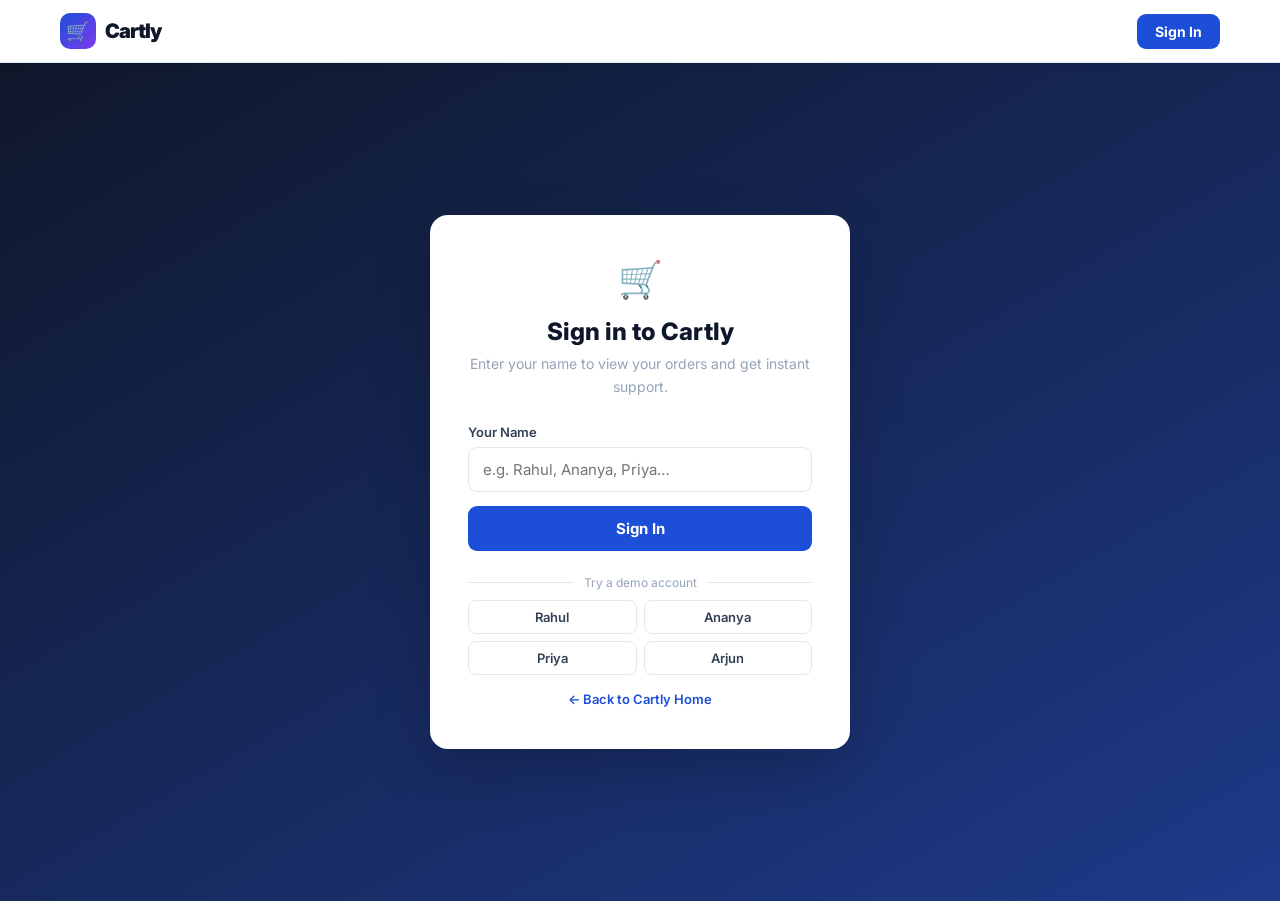
<file: dashboard/user.html>
<!DOCTYPE html>
<html lang="en">
<head>
<meta charset="UTF-8"/>
<meta name="viewport" content="width=device-width,initial-scale=1.0"/>
<title>My Account — Cartly</title>
<meta name="description" content="Manage your Cartly orders, get AI-powered support, and track deliveries."/>
<link href="https://fonts.googleapis.com/css2?family=Inter:wght@400;500;600;700;800;900&display=swap" rel="stylesheet"/>
<style>
*,*::before,*::after{box-sizing:border-box;margin:0;padding:0}
:root{--blue:#1d4ed8;--blue-dark:#1e40af;--blue-light:#eff6ff;--gray-50:#f8fafc;--gray-100:#f1f5f9;--gray-200:#e2e8f0;--gray-300:#cbd5e1;--gray-400:#94a3b8;--gray-500:#64748b;--gray-600:#475569;--gray-700:#334155;--gray-900:#0f172a;--green:#16a34a;--red:#dc2626;--orange:#f97316}
body{font-family:'Inter',system-ui,sans-serif;background:var(--gray-50);color:var(--gray-900);min-height:100vh;-webkit-font-smoothing:antialiased}
a{text-decoration:none;color:inherit}button{cursor:pointer;font-family:inherit;border:none;outline:none}
.hidden{display:none!important}

/* ═══ NAVBAR ═══ */
.navbar{background:#fff;border-bottom:1px solid var(--gray-200);position:sticky;top:0;z-index:100;box-shadow:0 1px 8px rgba(0,0,0,.06)}
.nav-inner{max-width:1200px;margin:0 auto;padding:0 20px;height:62px;display:flex;align-items:center;gap:16px}
.nav-logo{display:flex;align-items:center;gap:9px;cursor:pointer}
.nav-logo-icon{width:36px;height:36px;background:linear-gradient(135deg,var(--blue),#7c3aed);border-radius:10px;display:flex;align-items:center;justify-content:center;font-size:19px}
.nav-logo-name{font-size:20px;font-weight:900;letter-spacing:-1px}
.nav-sp{flex:1}
.nav-link{font-size:13px;font-weight:600;color:var(--gray-500);padding:7px 12px;border-radius:7px;transition:all .15s;cursor:pointer}
.nav-link:hover{background:var(--gray-100);color:var(--gray-900)}
.nav-link.active{color:var(--blue);background:var(--blue-light)}
.nav-user-pill{display:flex;align-items:center;gap:8px;padding:6px 14px 6px 8px;border:1.5px solid var(--gray-200);border-radius:22px;cursor:pointer;background:#fff;transition:all .15s;position:relative}
.nav-user-pill:hover{border-color:var(--blue);background:var(--blue-light)}
.nav-avatar{width:28px;height:28px;border-radius:50%;background:linear-gradient(135deg,var(--blue),#7c3aed);color:#fff;font-size:13px;font-weight:700;display:flex;align-items:center;justify-content:center;flex-shrink:0}
.nav-uname{font-size:13px;font-weight:600;color:var(--gray-700)}
.nav-pill-dd{font-size:10px;color:var(--gray-400)}

/* Account dropdown */
.acc-dd{position:absolute;right:0;top:calc(100%+8px);background:#fff;border:1px solid var(--gray-200);border-radius:12px;min-width:200px;box-shadow:0 8px 30px rgba(0,0,0,.12);z-index:200;overflow:hidden;opacity:0;transform:translateY(-8px);pointer-events:none;transition:all .18s}
.acc-dd.open{opacity:1;transform:translateY(0);pointer-events:auto}
.acc-dd-header{padding:14px 16px;border-bottom:1px solid var(--gray-100)}
.acc-dd-name{font-size:14px;font-weight:700}
.acc-dd-sub{font-size:12px;color:var(--gray-400);margin-top:2px}
.acc-dd-item{display:flex;align-items:center;gap:9px;padding:11px 16px;font-size:14px;color:var(--gray-700);cursor:pointer;transition:background .12s}
.acc-dd-item:hover{background:var(--gray-50)}
.acc-dd-item.danger{color:var(--red)}
.acc-dd-item.danger:hover{background:#fef2f2}
.acc-dd-divider{height:1px;background:var(--gray-100);margin:4px 0}

/* ═══ PAGE LAYOUT ═══ */
.page-wrap{max-width:1200px;margin:0 auto;padding:28px 20px}
.page-sidebar{width:240px;flex-shrink:0}
.page-main{flex:1;min-width:0}
.flex-layout{display:flex;gap:22px;align-items:flex-start}
@media(max-width:880px){.flex-layout{flex-direction:column}.page-sidebar{width:100%}}

/* Sidebar nav */
.sidebar-card{background:#fff;border:1px solid var(--gray-200);border-radius:14px;overflow:hidden}
.sidebar-profile{padding:18px;border-bottom:1px solid var(--gray-100);display:flex;align-items:center;gap:12px}
.sidebar-avatar{width:46px;height:46px;border-radius:50%;background:linear-gradient(135deg,var(--blue),#7c3aed);color:#fff;font-size:20px;font-weight:700;display:flex;align-items:center;justify-content:center;flex-shrink:0}
.sidebar-name{font-size:15px;font-weight:700}
.sidebar-sub{font-size:12px;color:var(--gray-400);margin-top:2px}
.sidebar-nav-item{display:flex;align-items:center;gap:10px;padding:12px 18px;font-size:14px;color:var(--gray-600);cursor:pointer;transition:all .15s;border-left:3px solid transparent}
.sidebar-nav-item:hover{background:var(--gray-50);color:var(--gray-900)}
.sidebar-nav-item.active{background:var(--blue-light);color:var(--blue);border-left-color:var(--blue);font-weight:600}
.sidebar-nav-item.danger{color:var(--red)}
.sidebar-nav-item.danger:hover{background:#fef2f2}

/* ═══ PANELS ═══ */
.panel{background:#fff;border:1px solid var(--gray-200);border-radius:14px;overflow:hidden}
.panel-hd{padding:18px 22px;border-bottom:1px solid var(--gray-100);display:flex;align-items:center;justify-content:space-between}
.panel-title{font-size:16px;font-weight:700}
.panel-sub{font-size:13px;color:var(--gray-400);margin-top:2px}
.panel-body{padding:22px}

/* Order list */
.order-row{display:flex;align-items:center;gap:14px;padding:16px;border-bottom:1px solid var(--gray-100);cursor:pointer;transition:background .12s}
.order-row:last-child{border:none}
.order-row:hover{background:var(--gray-50)}
.order-row-ico{width:48px;height:48px;background:var(--gray-100);border-radius:10px;display:flex;align-items:center;justify-content:center;font-size:22px;flex-shrink:0}
.order-row-info{flex:1;min-width:0}
.order-row-name{font-size:14px;font-weight:700;white-space:nowrap;overflow:hidden;text-overflow:ellipsis}
.order-row-meta{font-size:12px;color:var(--gray-400);margin-top:3px}
.order-row-right{text-align:right;flex-shrink:0}
.order-row-amt{font-size:15px;font-weight:800;color:var(--gray-900)}
.status-pill{display:inline-flex;align-items:center;gap:4px;font-size:11px;font-weight:700;padding:3px 9px;border-radius:14px;margin-top:5px}
.s-delivered{background:#ecfdf5;color:var(--green)}
.s-transit{background:#eff6ff;color:var(--blue)}
.s-pending{background:#fffbeb;color:var(--orange)}
.s-cancelled{background:#fef2f2;color:var(--red)}
.s-other{background:var(--gray-100);color:var(--gray-600)}
.order-row-action{font-size:12px;font-weight:600;color:var(--blue);margin-top:5px;display:flex;align-items:center;gap:3px}
.order-empty{text-align:center;padding:60px 20px}
.order-empty-ico{font-size:52px;margin-bottom:14px}
.order-empty-t{font-size:17px;font-weight:700;margin-bottom:6px}
.order-empty-s{font-size:14px;color:var(--gray-400);margin-bottom:18px}

/* Support card */
.support-opts{display:grid;grid-template-columns:1fr 1fr;gap:12px}
@media(max-width:600px){.support-opts{grid-template-columns:1fr}}
.support-opt{border:1.5px solid var(--gray-200);border-radius:12px;padding:18px;cursor:pointer;transition:all .2s}
.support-opt:hover{border-color:var(--blue);background:var(--blue-light);transform:translateY(-2px)}
.support-opt-ico{font-size:28px;margin-bottom:10px}
.support-opt-t{font-size:14px;font-weight:700;margin-bottom:4px}
.support-opt-s{font-size:13px;color:var(--gray-400);line-height:1.55}

/* Generic query */
.q-examples{display:flex;flex-wrap:wrap;gap:7px;margin-bottom:16px}
.q-ex{padding:6px 14px;border-radius:18px;border:1.5px solid var(--gray-200);background:var(--gray-50);font-size:13px;color:var(--gray-600);cursor:pointer;transition:all .15s}
.q-ex:hover{background:var(--blue-light);border-color:var(--blue);color:var(--blue)}
.q-ta{width:100%;padding:13px 15px;border:1.5px solid var(--gray-200);border-radius:10px;font-size:15px;font-family:inherit;resize:vertical;min-height:80px;transition:border-color .15s;color:var(--gray-900);margin-bottom:12px}
.q-ta:focus{outline:none;border-color:var(--blue)}
.q-result{margin-top:16px;background:#f0f9ff;border:1px solid #bae6fd;border-radius:10px;padding:16px;font-size:14px;line-height:1.7}
.q-result-hd{font-size:11px;font-weight:700;color:#0369a1;margin-bottom:8px;text-transform:uppercase;letter-spacing:.5px}

/* Chat */
.chat-wrap{display:flex;gap:18px;padding:20px;max-width:1200px;margin:0 auto}
@media(max-width:760px){.chat-wrap{flex-direction:column;padding:12px}}
.chat-sidebar{width:240px;flex-shrink:0}
@media(max-width:760px){.chat-sidebar{width:100%}}
.chat-order-card{background:#fff;border:1px solid var(--gray-200);border-radius:14px;overflow:hidden;position:sticky;top:78px}
.chat-order-hd{background:var(--blue);padding:11px 14px;font-size:10px;font-weight:700;color:rgba(255,255,255,.8);letter-spacing:.5px;text-transform:uppercase}
.chat-order-body{padding:14px}
.chat-order-product{font-size:14px;font-weight:700;margin-bottom:12px;padding-bottom:10px;border-bottom:1px solid var(--gray-100);line-height:1.4}
.chat-order-row{display:flex;justify-content:space-between;padding:6px 0;border-bottom:1px solid #f8fafc;font-size:13px}
.chat-order-row:last-child{border:none}
.chat-order-key{color:var(--gray-400)}
.chat-order-val{font-weight:600;color:var(--gray-700)}
.chat-order-ft{padding:10px 14px;border-top:1px solid var(--gray-100)}
.change-order-btn{width:100%;padding:8px;background:var(--gray-50);border:1px solid var(--gray-200);border-radius:7px;font-size:13px;font-weight:600;color:var(--gray-600);transition:all .15s}
.change-order-btn:hover{background:var(--gray-100)}
.chat-main-area{flex:1;min-width:0}
.chat-window{background:#fff;border:1px solid var(--gray-200);border-radius:14px;overflow:hidden;display:flex;flex-direction:column;min-height:500px;max-height:calc(100vh - 140px)}
.chat-hd{padding:13px 16px;border-bottom:1px solid var(--gray-100);display:flex;align-items:center;gap:10px}
.chat-av{width:36px;height:36px;border-radius:50%;background:linear-gradient(135deg,var(--blue),#7c3aed);display:flex;align-items:center;justify-content:center;font-size:17px}
.chat-aname{font-size:14px;font-weight:700}
.chat-asta{font-size:12px;color:#22c55e;display:flex;align-items:center;gap:4px}
.chat-asta::before{content:'';width:6px;height:6px;border-radius:50%;background:#22c55e}
.chat-messages{flex:1;overflow-y:auto;padding:18px;display:flex;flex-direction:column;gap:12px;scroll-behavior:smooth}
.chat-messages::-webkit-scrollbar{width:4px}
.chat-messages::-webkit-scrollbar-thumb{background:var(--gray-200)}
.chat-bubble{max-width:78%;display:flex;flex-direction:column}
.bubble-user{align-self:flex-end;align-items:flex-end}
.bubble-bot{align-self:flex-start;align-items:flex-start}
.bubble-body{padding:11px 15px;border-radius:18px;font-size:14px;line-height:1.65}
.bubble-user .bubble-body{background:var(--blue);color:#fff;border-bottom-right-radius:4px}
.bubble-bot .bubble-body{background:var(--gray-100);color:var(--gray-900);border-bottom-left-radius:4px}
.bubble-resolved .bubble-body{background:#ecfdf5;border:1px solid #a7f3d0;color:var(--gray-900)}
.bubble-escalated .bubble-body{background:#fffbeb;border:1px solid #fde68a;color:var(--gray-900)}
.bubble-time{font-size:11px;color:var(--gray-400);margin-top:3px;padding:0 3px}
.typing-dots{display:flex;gap:4px;align-items:center;padding:3px 0}
.typing-dots span{width:7px;height:7px;background:var(--gray-400);border-radius:50%;animation:bounce 1.4s infinite}
.typing-dots span:nth-child(2){animation-delay:.2s}
.typing-dots span:nth-child(3){animation-delay:.4s}
@keyframes bounce{0%,60%,100%{transform:translateY(0)}30%{transform:translateY(-6px)}}
.trace-toggle{margin-top:7px;font-size:12px;font-weight:600;color:var(--blue);cursor:pointer;display:inline-flex;align-items:center;gap:4px;padding:3px 8px;border-radius:5px;background:var(--blue-light)}
.trace-box{margin-top:8px;background:var(--gray-900);border-radius:8px;overflow:hidden;font-size:11.5px}
.trace-row{display:flex;align-items:center;gap:8px;padding:7px 12px;border-bottom:1px solid rgba(255,255,255,.04)}
.trace-row:last-child{border:none}
.tr-step{color:#7dd3fc;font-weight:600;min-width:180px;font-family:monospace}
.tr-dec{color:#e2e8f0;flex:1;white-space:nowrap;overflow:hidden;text-overflow:ellipsis}
.tr-lat{color:var(--gray-500);font-family:monospace;min-width:50px;text-align:right}
.chat-inp-wrap{padding:12px 14px;border-top:1px solid var(--gray-100);display:flex;gap:9px;align-items:flex-end}
.chat-ta{flex:1;padding:10px 14px;border:1.5px solid var(--gray-200);border-radius:22px;font-size:14px;font-family:inherit;resize:none;min-height:40px;max-height:100px;transition:border-color .15s;line-height:1.5}
.chat-ta:focus{outline:none;border-color:var(--blue)}
.chat-ta::placeholder{color:var(--gray-400)}
.send-btn{width:40px;height:40px;border-radius:50%;background:var(--blue);color:#fff;display:flex;align-items:center;justify-content:center;transition:all .15s;flex-shrink:0}
.send-btn:hover:not(:disabled){background:var(--blue-dark);transform:scale(1.05)}
.send-btn:disabled{opacity:.45;cursor:not-allowed}

/* Buttons */
.btn{padding:10px 20px;border-radius:9px;font-size:14px;font-weight:700;transition:all .15s;display:inline-flex;align-items:center;gap:7px;cursor:pointer}
.btn-primary{background:var(--blue);color:#fff}
.btn-primary:hover{background:var(--blue-dark)}
.btn-outline{background:#fff;border:1.5px solid var(--gray-200);color:var(--gray-700)}
.btn-outline:hover{border-color:var(--blue);color:var(--blue)}

/* Login page (full screen, no sidebar) */
.login-page{min-height:calc(100vh - 62px);display:flex;align-items:center;justify-content:center;padding:40px 20px;background:linear-gradient(150deg,var(--gray-900) 0%,#1e3a8a 100%)}
.login-box{background:#fff;border-radius:18px;padding:42px 38px;max-width:420px;width:100%;box-shadow:0 24px 60px rgba(0,0,0,.2)}
.login-ico{font-size:36px;margin-bottom:16px;text-align:center}
.login-t{font-size:24px;font-weight:800;text-align:center;margin-bottom:6px}
.login-s{font-size:14px;color:var(--gray-400);text-align:center;margin-bottom:26px;line-height:1.65}
.form-lbl{font-size:13px;font-weight:600;color:var(--gray-700);margin-bottom:7px}
.form-inp{width:100%;padding:12px 14px;border:1.5px solid var(--gray-200);border-radius:9px;font-size:15px;font-family:inherit;transition:all .15s;color:var(--gray-900);margin-bottom:14px}
.form-inp:focus{outline:none;border-color:var(--blue);box-shadow:0 0 0 3px rgba(29,78,216,.1)}
.form-btn{width:100%;padding:13px;background:var(--blue);color:#fff;border-radius:9px;font-size:15px;font-weight:700;transition:background .15s;margin-bottom:14px}
.form-btn:hover:not(:disabled){background:var(--blue-dark)}
.form-btn:disabled{opacity:.55;cursor:not-allowed}
.form-err{font-size:13px;color:var(--red);padding:9px 12px;background:#fef2f2;border:1px solid #fecaca;border-radius:7px;margin:-6px 0 12px}
.divider{display:flex;align-items:center;gap:10px;color:var(--gray-400);font-size:12px;margin:10px 0}
.divider::before,.divider::after{content:'';flex:1;height:1px;background:var(--gray-200)}
.demo-grid{display:grid;grid-template-columns:1fr 1fr;gap:7px}
.demo-btn{padding:8px;border:1.5px solid var(--gray-200);border-radius:8px;font-size:13px;font-weight:600;color:var(--gray-700);background:#fff;transition:all .15s}
.demo-btn:hover{border-color:var(--blue);color:var(--blue);background:var(--blue-light)}

/* Spin */
.spin{width:16px;height:16px;border:2px solid rgba(255,255,255,.3);border-top-color:#fff;border-radius:50%;animation:_sp .7s linear infinite;display:inline-block}
@keyframes _sp{to{transform:rotate(360deg)}}

/* Toast */
.toast{position:fixed;bottom:24px;right:24px;z-index:600;background:var(--gray-900);color:#fff;padding:13px 18px;border-radius:10px;font-size:14px;font-weight:500;box-shadow:0 8px 24px rgba(0,0,0,.2);transform:translateY(60px);opacity:0;transition:all .25s;max-width:320px}
.toast.show{transform:translateY(0);opacity:1}
.toast.success{background:var(--green)}
.toast.err{background:var(--red)}

/* Connect-to-Human CTA bubble */
.bubble-human-cta .bubble-body{background:linear-gradient(135deg,#eff6ff,#f0fdf4);border:1.5px solid var(--blue);border-radius:14px;padding:18px}
.hcta-icon{font-size:28px;margin-bottom:8px}
.hcta-title{font-size:15px;font-weight:800;color:var(--gray-900);margin-bottom:5px}
.hcta-reason{font-size:13px;color:var(--gray-600);margin-bottom:14px;line-height:1.6}
.hcta-btn{padding:10px 20px;background:var(--blue);color:#fff;border-radius:9px;font-size:14px;font-weight:700;transition:background .15s;cursor:pointer}
.hcta-btn:hover:not(:disabled){background:var(--blue-dark)}
.hcta-btn:disabled{opacity:.5;cursor:not-allowed}

/* Chat locked bar */
.chat-locked-bar{display:flex;align-items:center;gap:10px;padding:12px 16px;background:var(--gray-50);border-top:1px solid var(--gray-200);font-size:13px;color:var(--gray-600);flex-wrap:wrap}
.chat-locked-btn{margin-left:auto;padding:8px 16px;background:var(--blue);color:#fff;border-radius:8px;font-size:13px;font-weight:700;cursor:pointer;transition:background .15s}
.chat-locked-btn:hover{background:var(--blue-dark)}

/* Live chat view */
.live-wrap{display:flex;gap:16px;padding:20px;max-width:1200px;margin:0 auto;height:calc(100vh - 64px)}
@media(max-width:768px){.live-wrap{flex-direction:column;padding:12px;height:auto}}
.live-sidebar{width:220px;flex-shrink:0;display:flex;flex-direction:column;gap:12px}
@media(max-width:768px){.live-sidebar{width:100%;flex-direction:row;flex-wrap:wrap}}
.live-side-card{background:#fff;border:1px solid var(--gray-200);border-radius:13px;overflow:hidden}
.live-side-hd{background:var(--blue);padding:10px 14px;font-size:11px;font-weight:700;color:rgba(255,255,255,.8);letter-spacing:.5px;text-transform:uppercase}
.live-side-body{padding:14px;font-size:13px}
.live-info-row{display:flex;justify-content:space-between;padding:5px 0;border-bottom:1px solid var(--gray-50);font-size:13px;color:var(--gray-400)}
.live-info-row:last-child{border:none}
.live-info-row strong{color:var(--gray-900)}
.live-main{flex:1;min-width:0;display:flex;flex-direction:column}
.live-window{background:#fff;border:1px solid var(--gray-200);border-radius:14px;overflow:hidden;display:flex;flex-direction:column;flex:1;min-height:400px}
.live-hd{padding:13px 16px;border-bottom:1px solid var(--gray-100);display:flex;align-items:center;gap:10px}
.live-av{width:36px;height:36px;border-radius:50%;background:linear-gradient(135deg,#16a34a,#15803d);display:flex;align-items:center;justify-content:center;font-size:17px;flex-shrink:0}
.live-agent-name{font-size:14px;font-weight:700}
.live-agent-status{font-size:12px;margin-top:2px}
.live-waiting-banner{background:#fffbeb;border-bottom:1px solid #fde68a;padding:12px 16px;display:flex;align-items:center;gap:10px;font-size:13px;color:#92400e}
.live-wait-spin{width:14px;height:14px;border:2px solid #f59e0b;border-top-color:transparent;border-radius:50%;animation:_sp .8s linear infinite;flex-shrink:0}
.live-messages{flex:1;overflow-y:auto;padding:16px;display:flex;flex-direction:column;gap:10px;scroll-behavior:smooth}
.live-messages::-webkit-scrollbar{width:4px}
.live-messages::-webkit-scrollbar-thumb{background:var(--gray-200)}
.bubble-sender{font-size:11px;font-weight:700;color:var(--blue);margin-bottom:4px;opacity:.8}
.live-inp-wrap{padding:12px 14px;border-top:1px solid var(--gray-100);display:flex;gap:9px;align-items:flex-end}
</style>
</head>
<body>

<!-- NAVBAR -->
<nav class="navbar">
  <div class="nav-inner">
    <div class="nav-logo" onclick="goHome()">
      <div class="nav-logo-icon">🛒</div>
      <span class="nav-logo-name">Cartly</span>
    </div>
    <div class="nav-sp"></div>

    <!-- Nav links — shown when logged in -->
    <div id="nav-auth-links" class="hidden" style="display:flex;gap:4px">
      <div class="nav-link" id="nav-orders-btn" onclick="switchView('orders')">My Orders</div>
      <div class="nav-link" id="nav-support-btn" onclick="switchView('support-hub')">Support</div>
    </div>

    <!-- Guest -->
    <div id="nav-guest">
      <button class="btn btn-primary" onclick="switchView('login')" style="padding:9px 18px;font-size:14px">Sign In</button>
    </div>

    <!-- Logged in user pill -->
    <div id="nav-user" class="hidden" style="position:relative">
      <div class="nav-user-pill" onclick="toggleNavDD()">
        <div class="nav-avatar" id="nav-avatar">?</div>
        <span class="nav-uname" id="nav-uname">Account</span>
        <span class="nav-pill-dd">▾</span>
      </div>
      <div class="acc-dd" id="nav-dd">
        <div class="acc-dd-header">
          <div class="acc-dd-name" id="dd-name"></div>
          <div class="acc-dd-sub">Cartly Customer</div>
        </div>
        <div class="acc-dd-item" onclick="switchView('orders')"><span>📦</span> My Orders</div>
        <div class="acc-dd-item" onclick="switchView('support-hub')"><span>💬</span> Get Support</div>
        <div class="acc-dd-item" onclick="window.location.href='catalog.html'"><span>🛍️</span> Browse Catalog</div>
        <div class="acc-dd-divider"></div>
        <div class="acc-dd-item danger" onclick="logoutUser()"><span>🚪</span> Sign Out</div>
      </div>
    </div>
  </div>
</nav>

<main id="main">

<!-- ═══ VIEW: LOGIN ════════════════════════════════════════ -->
<div id="view-login" class="login-page">
  <div class="login-box">
    <div class="login-ico">🛒</div>
    <div class="login-t">Sign in to Cartly</div>
    <p class="login-s">Enter your name to view your orders and get instant support.</p>
    <p class="form-lbl">Your Name</p>
    <input id="login-inp" type="text" class="form-inp" placeholder="e.g. Rahul, Ananya, Priya…" onkeydown="if(event.key==='Enter')doLogin()"/>
    <div id="login-err" class="form-err hidden"></div>
    <button class="form-btn" id="login-submit-btn" onclick="doLogin()">Sign In</button>
    <div class="divider">Try a demo account</div>
    <div class="demo-grid">
      <button class="demo-btn" onclick="quickLogin('Rahul')">Rahul</button>
      <button class="demo-btn" onclick="quickLogin('Ananya')">Ananya</button>
      <button class="demo-btn" onclick="quickLogin('Priya')">Priya</button>
      <button class="demo-btn" onclick="quickLogin('Arjun')">Arjun</button>
    </div>
    <p style="text-align:center;margin-top:16px;font-size:13px;color:var(--gray-400)">
      <a href="index.html" style="color:var(--blue);font-weight:600">← Back to Cartly Home</a>
    </p>
  </div>
</div>

<!-- ═══ VIEW: ORDERS LIST ══════════════════════════════════ -->
<div id="view-orders" class="page-wrap hidden">
  <div class="flex-layout">
    <aside class="page-sidebar">
      <div class="sidebar-card">
        <div class="sidebar-profile">
          <div class="sidebar-avatar" id="sb-avatar">?</div>
          <div><div class="sidebar-name" id="sb-name">User</div><div class="sidebar-sub">Cartly Member</div></div>
        </div>
        <div class="sidebar-nav-item active" onclick="switchView('orders')"><span>📦</span>&nbsp; My Orders</div>
        <div class="sidebar-nav-item" onclick="switchView('support-hub')"><span>💬</span>&nbsp; Get Support</div>
        <div class="sidebar-nav-item" onclick="window.location.href='catalog.html'"><span>🛍️</span>&nbsp; Browse Catalog</div>
        <div class="sidebar-nav-item" onclick="window.location.href='index.html'"><span>🏠</span>&nbsp; Home</div>
        <div class="sidebar-nav-item danger" onclick="logoutUser()"><span>🚪</span>&nbsp; Sign Out</div>
      </div>
    </aside>
    <div class="page-main">
      <div class="panel">
        <div class="panel-hd">
          <div>
            <div class="panel-title">My Orders</div>
            <div class="panel-sub" id="orders-count-sub">Loading…</div>
          </div>
        </div>
        <div id="orders-list-body">
          <div style="padding:40px;text-align:center;color:var(--gray-400)">Loading your orders…</div>
        </div>
      </div>
    </div>
  </div>
</div>

<!-- ═══ VIEW: SUPPORT HUB ══════════════════════════════════ -->
<div id="view-support-hub" class="page-wrap hidden">
  <div class="flex-layout">
    <aside class="page-sidebar">
      <div class="sidebar-card">
        <div class="sidebar-profile">
          <div class="sidebar-avatar" id="sb2-avatar">?</div>
          <div><div class="sidebar-name" id="sb2-name">User</div><div class="sidebar-sub">Cartly Member</div></div>
        </div>
        <div class="sidebar-nav-item" onclick="switchView('orders')"><span>📦</span>&nbsp; My Orders</div>
        <div class="sidebar-nav-item active" onclick="switchView('support-hub')"><span>💬</span>&nbsp; Get Support</div>
        <div class="sidebar-nav-item" onclick="window.location.href='catalog.html'"><span>🛍️</span>&nbsp; Browse Catalog</div>
        <div class="sidebar-nav-item" onclick="window.location.href='index.html'"><span>🏠</span>&nbsp; Home</div>
        <div class="sidebar-nav-item danger" onclick="logoutUser()"><span>🚪</span>&nbsp; Sign Out</div>
      </div>
    </aside>
    <div class="page-main">
      <div class="panel">
        <div class="panel-hd"><div class="panel-title">How can we help?</div></div>
        <div class="panel-body">
          <div class="support-opts">
            <div class="support-opt" onclick="switchView('generic-query')">
              <div class="support-opt-ico">💬</div>
              <div class="support-opt-t">Ask a Question</div>
              <p class="support-opt-s">Policy questions, product info, shipping — no order needed</p>
            </div>
            <div class="support-opt" onclick="switchView('order-lookup')">
              <div class="support-opt-ico">📦</div>
              <div class="support-opt-t">Order Support</div>
              <p class="support-opt-s">Refund, exchange, delivery issue for a specific order</p>
            </div>
          </div>
          <div style="margin-top:18px;padding-top:18px;border-top:1px solid var(--gray-100)">
            <p style="font-size:14px;font-weight:700;margin-bottom:12px">Your recent orders — click to get support:</p>
            <div id="support-orders-quick"></div>
          </div>
        </div>
      </div>
    </div>
  </div>
</div>

<!-- ═══ VIEW: ORDER LOOKUP (enter order ID) ═══════════════ -->
<div id="view-order-lookup" class="page-wrap hidden">
  <div style="max-width:500px;margin:0 auto">
    <div style="margin-bottom:16px;display:flex;align-items:center;gap:10px">
      <button class="btn btn-outline" onclick="switchView('support-hub')" style="padding:7px 14px;font-size:13px">← Back</button>
      <span style="font-size:16px;font-weight:700">Order Support</span>
    </div>
    <div class="panel">
      <div class="panel-hd"><div class="panel-title">Enter Order ID</div><div class="panel-sub">We'll find your order and connect you with our AI agent</div></div>
      <div class="panel-body">
        <p class="form-lbl">Order ID</p>
        <div style="display:flex;gap:10px;margin-bottom:10px">
          <input id="lookup-inp" type="text" class="form-inp" style="margin:0;flex:1" placeholder="e.g. 1042" onkeydown="if(event.key==='Enter')doLookup()"/>
          <button class="btn btn-primary" id="lookup-btn" onclick="doLookup()" style="white-space:nowrap">Find Order</button>
        </div>
        <div id="lookup-err" class="form-err hidden"></div>
        <div style="display:flex;flex-wrap:wrap;gap:7px;margin-top:10px;align-items:center">
          <span style="font-size:13px;color:var(--gray-400)">Quick fill:</span>
          <button class="demo-btn" onclick="fillLookup('1042')" style="padding:5px 12px">#1042</button>
          <button class="demo-btn" onclick="fillLookup('1077')" style="padding:5px 12px">#1077</button>
          <button class="demo-btn" onclick="fillLookup('1090')" style="padding:5px 12px">#1090</button>
          <button class="demo-btn" onclick="fillLookup('1099')" style="padding:5px 12px">#1099</button>
        </div>
      </div>
    </div>
  </div>
</div>

<!-- ═══ VIEW: GENERIC QUERY ════════════════════════════════ -->
<div id="view-generic-query" class="page-wrap hidden">
  <div style="max-width:600px;margin:0 auto">
    <div style="margin-bottom:16px;display:flex;align-items:center;gap:10px">
      <button class="btn btn-outline" onclick="switchView('support-hub')" style="padding:7px 14px;font-size:13px">← Back</button>
      <span style="font-size:16px;font-weight:700">Ask Anything</span>
    </div>
    <div class="panel">
      <div class="panel-hd">
        <div>
          <div class="panel-title">AI Shopping Assistant</div>
          <div class="panel-sub">Product recommendations, policies, shipping — no order ID needed</div>
        </div>
      </div>
      <div class="panel-body">
        <div class="q-examples">
          <span class="q-ex" onclick="fillGeneric(this.textContent)">Which smartphone should I buy?</span>
          <span class="q-ex" onclick="fillGeneric(this.textContent)">How long does delivery take?</span>
          <span class="q-ex" onclick="fillGeneric(this.textContent)">Is the Yoga Mat returnable?</span>
          <span class="q-ex" onclick="fillGeneric(this.textContent)">Can I exchange a kurta for a different size?</span>
          <span class="q-ex" onclick="fillGeneric(this.textContent)">What is the warranty on the TimeFit X1?</span>
          <span class="q-ex" onclick="fillGeneric(this.textContent)">How do I cancel my order?</span>
          <span class="q-ex" onclick="fillGeneric(this.textContent)">What payment methods does Cartly accept?</span>
          <span class="q-ex" onclick="fillGeneric(this.textContent)">Compare SoundMax Pro vs SoundBuds Lite</span>
        </div>
        <textarea id="gen-ta" class="q-ta" placeholder="Ask about products, return policy, shipping, payments…"></textarea>
        <button class="btn btn-primary" id="gen-btn" onclick="submitGeneric()" style="width:100%;justify-content:center;padding:13px">
          <span id="gen-btn-t">Ask Cartly AI</span>
          <span id="gen-spin" class="spin hidden"></span>
        </button>
        <div id="gen-result" class="q-result hidden">
          <div class="q-result-hd">🤖 Cartly AI Answer</div>
          <div id="gen-result-body"></div>
        </div>
      </div>
    </div>
  </div>
</div>

<!-- ═══ VIEW: CHAT ══════════════════════════════════════════ -->
<div id="view-chat" class="hidden">
  <div class="chat-wrap">
    <aside class="chat-sidebar">
      <div class="chat-order-card">
        <div class="chat-order-hd">Your Order</div>
        <div class="chat-order-body" id="chat-order-body"></div>
        <div class="chat-order-ft">
          <button class="change-order-btn" onclick="switchView('support-hub')">← Choose a different order</button>
        </div>
      </div>
    </aside>
    <div class="chat-main-area">
      <div class="chat-window">
        <div class="chat-hd">
          <div class="chat-av">🤖</div>
          <div>
            <div class="chat-aname">Cartly AI Agent</div>
            <div class="chat-asta">Online · Typically replies instantly</div>
          </div>
        </div>
        <div class="chat-messages" id="chat-messages"></div>
        <div class="chat-inp-wrap" id="chat-inp-area">
          <textarea id="chat-inp" class="chat-ta" rows="1"
            placeholder="Describe your issue — refund, delivery, exchange, complaint…"
            onkeydown="handleChatKey(event)"></textarea>
          <button class="send-btn" id="send-btn" onclick="sendMessage()">
            <svg width="16" height="16" viewBox="0 0 24 24" fill="none" stroke="currentColor" stroke-width="2.5" stroke-linecap="round" stroke-linejoin="round">
              <line x1="22" y1="2" x2="11" y2="13"/><polygon points="22 2 15 22 11 13 2 9 22 2"/>
            </svg>
          </button>
        </div>
      </div>
    </div>
  </div>
</div>

<!-- ═══ VIEW: LIVE HUMAN CHAT ══════════════════════════════ -->
<div id="view-live-chat" class="hidden">
  <div class="live-wrap">
    <!-- Sidebar -->
    <aside class="live-sidebar">
      <div class="live-side-card">
        <div class="live-side-hd">📦 Your Order</div>
        <div class="live-side-body" id="live-ticket-info">Loading…</div>
      </div>
      <div class="live-side-card">
        <div class="live-side-hd">Session</div>
        <div class="live-side-body" style="font-size:12px;color:var(--gray-400);line-height:1.7">
          Connected to Cartly Support.<br>A human agent will join shortly.
        </div>
      </div>
    </aside>
    <!-- Chat pane -->
    <div class="live-main">
      <div class="live-window">
        <!-- Header -->
        <div class="live-hd">
          <div class="live-av">🧑‍💼</div>
          <div style="flex:1">
            <div class="live-agent-name">Cartly Support Agent</div>
            <div class="live-agent-status" id="live-agent-status">⏳ Waiting for an agent…</div>
          </div>
          <button onclick="switchView('support-hub')" style="padding:6px 12px;border:1px solid var(--gray-200);border-radius:7px;font-size:12px;color:var(--gray-600)">← Back</button>
        </div>
        <!-- Waiting banner -->
        <div class="live-waiting-banner" id="live-waiting-banner">
          <div class="live-wait-spin"></div>
          <span>A support agent will join this chat shortly. You can already type your message below.</span>
        </div>
        <!-- Messages -->
        <div class="live-messages" id="live-messages"></div>
        <!-- Input -->
        <div class="live-inp-wrap">
          <textarea id="live-inp" class="chat-ta" rows="1"
            placeholder="Type your message…"
            onkeydown="handleLiveChatKey(event)"></textarea>
          <button class="send-btn" id="live-send-btn" onclick="sendLiveMessage()">
            <svg width="16" height="16" viewBox="0 0 24 24" fill="none" stroke="currentColor" stroke-width="2.5" stroke-linecap="round" stroke-linejoin="round">
              <line x1="22" y1="2" x2="11" y2="13"/><polygon points="22 2 15 22 11 13 2 9 22 2"/>
            </svg>
          </button>
        </div>
      </div>
    </div>
  </div>
</div>

</main>

<!-- TOAST -->
<div class="toast" id="toast"></div>

<script src="user.js"></script>
<script>
'use strict';
const API = window.location.origin + '/api';
const STATUS_CLASS = {delivered:'s-delivered',in_transit:'s-transit',shipped:'s-transit',processing:'s-pending',pending:'s-pending',not_delivered:'s-pending',cancelled:'s-cancelled'};
const STATUS_ICO = {delivered:'✅',in_transit:'🚚',shipped:'📬',processing:'⚙️',pending:'🕐',not_delivered:'⚠️',cancelled:'❌'};
const CAT_ICO = {electronics:'⚡',clothing:'👕',home:'🏠',books:'📚',sports:'🏃',beauty:'✨',default:'📦'};

let currentUser = null;
let userOrders = [];
let historyStack = [];

/* showToast, addBubble, esc, renderMarkdown are defined in user.js (loaded before this inline script) */

/* ═══ VIEW SYSTEM ════════════════════════════════════════ */
const VIEWS = ['login','orders','support-hub','order-lookup','generic-query','chat','live-chat'];


function switchView(name, pushHistory = true) {
  const prev = VIEWS.find(v => !document.getElementById('view-'+v).classList.contains('hidden'));
  if (pushHistory && prev && prev !== name) historyStack.push(prev);

  VIEWS.forEach(v => document.getElementById('view-'+v).classList.add('hidden'));
  document.getElementById('view-'+name).classList.remove('hidden');

  // Update sidebar active state
  ['nav-orders-btn','nav-support-btn'].forEach(id => {
    const el = document.getElementById(id);
    if (el) el.classList.remove('active');
  });
  if (name === 'orders') document.getElementById('nav-orders-btn')?.classList.add('active');
  if (name === 'support-hub' || name === 'generic-query' || name === 'order-lookup')
    document.getElementById('nav-support-btn')?.classList.add('active');
}

/* ═══ AUTH ═══════════════════════════════════════════════ */
function initAuth() {
  const saved = sessionStorage.getItem('cartly_user');
  if (saved) {
    try {
      const u = JSON.parse(saved);
      currentUser = u.name;
      userOrders = u.orders || [];
      window._cartlyUser = { name: u.name };  // expose for user.js live chat
      setLoggedInUI(u.name);


      // Handle URL params
      const params = new URLSearchParams(window.location.search);
      if (params.get('view') === 'orders') { renderOrders(); switchView('orders', false); }
      else if (params.get('mode') === 'generic') {
        const q = params.get('query') || '';
        if (q) document.getElementById('gen-ta').value = decodeURIComponent(q);
        switchView('generic-query', false);
      } else { switchView('orders', false); }
    } catch { sessionStorage.removeItem('cartly_user'); showLoginPage(); }
  } else { showLoginPage(); }
}

function showLoginPage() {
  // Check URL for mode even as guest
  const params = new URLSearchParams(window.location.search);
  if (params.get('mode') === 'generic') {
    const q = params.get('query') || '';
    if (q) document.getElementById('gen-ta').value = decodeURIComponent(q);
    // Can do generic without login
    switchView('generic-query', false);
    // Hide sidebar stuff that requires auth
    return;
  }
  switchView('login', false);
}

function setLoggedInUI(name) {
  document.getElementById('nav-guest').classList.add('hidden');
  document.getElementById('nav-user').classList.remove('hidden');
  document.getElementById('nav-auth-links').classList.remove('hidden');
  document.getElementById('nav-avatar').textContent = name.charAt(0).toUpperCase();
  document.getElementById('nav-uname').textContent = name;
  document.getElementById('dd-name').textContent = name;
  // sidebar
  ['sb-avatar','sb2-avatar'].forEach(id => {
    const el = document.getElementById(id);
    if (el) el.textContent = name.charAt(0).toUpperCase();
  });
  ['sb-name','sb2-name'].forEach(id => {
    const el = document.getElementById(id);
    if (el) el.textContent = name;
  });
}

function toggleNavDD() {
  document.getElementById('nav-dd').classList.toggle('open');
}
document.addEventListener('click', e => {
  const u = document.getElementById('nav-user');
  if (u && !u.contains(e.target)) document.getElementById('nav-dd').classList.remove('open');
});

async function doLogin() {
  const name = document.getElementById('login-inp').value.trim();
  const errEl = document.getElementById('login-err');
  const btn = document.getElementById('login-submit-btn');
  errEl.classList.add('hidden');
  if (!name) { errEl.textContent='Please enter your name.'; errEl.classList.remove('hidden'); return; }

  btn.disabled = true; btn.textContent = 'Signing in…';
  try {
    const r = await fetch(`${API}/orders/buyer/${encodeURIComponent(name)}`);
    if (!r.ok) {
      errEl.textContent = `No account found for "${name}". Try: Rahul, Ananya, Priya or Arjun.`;
      errEl.classList.remove('hidden'); return;
    }
    const d = await r.json();
    currentUser = name;
    userOrders = d.orders || [];
    sessionStorage.setItem('cartly_user', JSON.stringify({name, orders: userOrders}));
    setLoggedInUI(name);
    renderOrders();
    switchView('orders', false);
    showToast(`Welcome back, ${name}! 👋`, 'success');
  } catch {
    errEl.textContent = 'Could not connect to server. Please try again.';
    errEl.classList.remove('hidden');
  } finally { btn.disabled = false; btn.textContent = 'Sign In'; }
}

function quickLogin(name) {
  document.getElementById('login-inp').value = name;
  doLogin();
}

function logoutUser() {
  sessionStorage.removeItem('cartly_user');
  currentUser = null; userOrders = [];
  document.getElementById('nav-user').classList.add('hidden');
  document.getElementById('nav-guest').classList.remove('hidden');
  document.getElementById('nav-auth-links').classList.add('hidden');
  document.getElementById('nav-dd').classList.remove('open');
  historyStack = [];
  switchView('login', false);
  showToast('Signed out successfully.');
}

function goHome() { window.location.href = 'index.html'; }

/* ═══ ORDERS LIST ════════════════════════════════════════ */
function renderOrders() {
  const body = document.getElementById('orders-list-body');
  const countEl = document.getElementById('orders-count-sub');
  if (!userOrders.length) {
    body.innerHTML = `<div class="order-empty"><div class="order-empty-ico">📦</div><div class="order-empty-t">No orders yet</div><div class="order-empty-s">Your orders will appear here once you make a purchase.</div><button class="btn btn-primary" onclick="window.location.href='index.html'">Start Shopping</button></div>`;
    countEl.textContent = '0 orders'; return;
  }
  countEl.textContent = `${userOrders.length} order${userOrders.length>1?'s':''}`;
  body.innerHTML = userOrders.map(o => {
    const sc = STATUS_CLASS[o.delivery_status] || 's-other';
    const ico = STATUS_ICO[o.delivery_status] || '📦';
    const catIco = CAT_ICO[o.product_category] || '📦';

    // Resolution badge from admin verdict
    let resolutionBadge = '';
    if (o.notes && o.notes.startsWith('[RESOLVED]')) {
      const isApproved = o.notes.includes(' approved ');
      const color  = isApproved ? '#16a34a' : '#dc2626';
      const bg     = isApproved ? '#f0fdf4'  : '#fef2f2';
      const border = isApproved ? '#bbf7d0'  : '#fecaca';
      const label  = isApproved ? '✅ Approved' : '❌ Declined';
      // Extract the note text after "Note: "
      const noteIdx  = o.notes.indexOf('Note: ');
      const noteText = noteIdx >= 0 ? o.notes.slice(noteIdx + 6) : '';
      resolutionBadge = `
        <div style="margin-top:8px;padding:8px 12px;background:${bg};border:1px solid ${border};border-radius:8px;font-size:12px">
          <div style="font-weight:700;color:${color}">${label}</div>
          ${noteText ? `<div style="color:#374151;margin-top:3px">${esc(noteText)}</div>` : ''}
        </div>`;
    }

    return `
    <div class="order-row" onclick="openOrderChat('${o.order_id}')">
      <div class="order-row-ico">${catIco}</div>
      <div class="order-row-info" style="flex:1">
        <div class="order-row-name">${esc(o.product_name)}</div>
        <div class="order-row-meta">Order #${esc(o.order_id)} · ${esc(o.order_date||'')} · ${esc(o.courier||'')}</div>
        ${resolutionBadge}
      </div>
      <div class="order-row-right">
        <div class="order-row-amt">₹${Number(o.order_amount).toLocaleString('en-IN')}</div>
        <div class="status-pill ${sc}">${ico} ${esc(o.delivery_status).replace('_',' ')}</div>
        <div class="order-row-action">Get Support →</div>
      </div>
    </div>`;
  }).join('');

  // Also populate support hub quick list
  renderSupportQuickOrders();
}

function renderSupportQuickOrders() {
  const el = document.getElementById('support-orders-quick');
  if (!el || !userOrders.length) return;
  el.innerHTML = userOrders.slice(0,3).map(o => {
    const sc = STATUS_CLASS[o.delivery_status] || 's-other';
    const ico = STATUS_ICO[o.delivery_status] || '📦';
    return `
    <div class="order-row" style="border:1.5px solid var(--gray-200);border-radius:10px;margin-bottom:8px" onclick="openOrderChat('${o.order_id}')">
      <div class="order-row-ico" style="font-size:18px;width:38px;height:38px">${ico}</div>
      <div class="order-row-info">
        <div class="order-row-name" style="font-size:13px">${esc(o.product_name)}</div>
        <div class="order-row-meta">#${esc(o.order_id)} · ₹${Number(o.order_amount).toLocaleString('en-IN')}</div>
      </div>
      <div><div class="status-pill ${sc}">${esc(o.delivery_status).replace('_',' ')}</div></div>
    </div>`;
  }).join('');
}

async function openOrderChat(orderId) {
  // Client-side guard: verify the order is in this user's list
  if (currentUser && userOrders.length) {
    const local = userOrders.find(o => String(o.order_id) === String(orderId));
    if (!local) {
      showToast('Access denied: this order does not belong to your account.', 'err');
      return;
    }
    window._currentOrder = local;
    setupChat(local);
    return;
  }
  // Guest path: fetch with ownership header if user is known
  try {
    const headers = {};
    if (currentUser) headers['X-Buyer-Name'] = currentUser;
    const r = await fetch(`${API}/orders/${orderId}`, { headers });
    if (r.status === 403) { showToast('Access denied: this order does not belong to your account.', 'err'); return; }
    if (!r.ok) { showToast('Order not found.', 'err'); return; }
    window._currentOrder = await r.json();
    setupChat(window._currentOrder);
  } catch { showToast('Could not load order.', 'err'); }
}

function setupChat(order) {
  // Render order card in chat sidebar
  const body = document.getElementById('chat-order-body');
  const sc = STATUS_CLASS[order.delivery_status] || 's-other';
  body.innerHTML = `
    <div class="chat-order-product">${esc(order.product_name)}</div>
    <div class="chat-order-row"><span class="chat-order-key">Order ID</span><span class="chat-order-val">#${esc(order.order_id)}</span></div>
    <div class="chat-order-row"><span class="chat-order-key">Amount</span><span class="chat-order-val">₹${Number(order.order_amount).toLocaleString('en-IN')}</span></div>
    <div class="chat-order-row"><span class="chat-order-key">Category</span><span class="chat-order-val">${esc(order.product_category)}</span></div>
    <div class="chat-order-row"><span class="chat-order-key">Status</span><span class="status-pill ${sc}">${esc(order.delivery_status).replace('_',' ')}</span></div>
    <div class="chat-order-row"><span class="chat-order-key">Courier</span><span class="chat-order-val">${esc(order.courier||'N/A')}</span></div>`;

  // Clear and init chat
  document.getElementById('chat-messages').innerHTML = '';
  switchView('chat');
  // Use logged-in user's name, not buyer_name from DB (prevents cross-user greeting leak)
  const displayName = (currentUser || order.buyer_name || 'there').split(' ')[0];
  addBubble('bot', `Hi ${displayName}! 👋 I found your order for **${order.product_name}** (₹${Number(order.order_amount).toLocaleString('en-IN')}). I'm Cartly's AI support agent.\n\nHow can I help you today? I can assist with refunds, delivery tracking, exchanges, complaints, or any other issue.`);
  setTimeout(()=>document.getElementById('chat-inp').focus(), 300);
}

/* ═══ ORDER LOOKUP (guest/manual) ═══════════════════════ */
function fillLookup(id) { document.getElementById('lookup-inp').value = id; }

async function doLookup() {
  const id = document.getElementById('lookup-inp').value.trim();
  const errEl = document.getElementById('lookup-err');
  const btn = document.getElementById('lookup-btn');
  errEl.classList.add('hidden');
  if (!id) return;
  btn.disabled = true; btn.textContent = 'Searching…';
  try {
    // Send buyer identity header so server enforces ownership
    const headers = {};
    if (currentUser) headers['X-Buyer-Name'] = currentUser;
    const r = await fetch(`${API}/orders/${id}`, { headers });
    if (r.status === 403) {
      errEl.textContent = 'This order does not belong to your account.';
      errEl.classList.remove('hidden'); return;
    }
    if (!r.ok) {
      errEl.textContent = `Order #${id} not found. Try: 1042, 1077, 1090, 1099`;
      errEl.classList.remove('hidden'); return;
    }
    window._currentOrder = await r.json();
    setupChat(window._currentOrder);
  } catch {
    errEl.textContent = 'Could not connect to server.';
    errEl.classList.remove('hidden');
  } finally { btn.disabled = false; btn.textContent = 'Find Order'; }
}

/* ═══ GENERIC QUERY ══════════════════════════════════════ */
function fillGeneric(q) { document.getElementById('gen-ta').value = q; }

async function submitGeneric() {
  const q = document.getElementById('gen-ta').value.trim();
  const btn = document.getElementById('gen-btn');
  const btnT = document.getElementById('gen-btn-t');
  const spin = document.getElementById('gen-spin');
  const res = document.getElementById('gen-result');
  const body = document.getElementById('gen-result-body');
  if (!q) return;
  btn.disabled = true; btnT.textContent = 'Thinking…'; spin.classList.remove('hidden');
  res.classList.add('hidden');
  try {
    const r = await fetch(`${API}/tickets/generic`, {
      method:'POST', headers:{'Content-Type':'application/json'},
      body: JSON.stringify({query: q})
    });
    const d = await r.json();
    const ans = d.resolution?.reason || d.handoff_brief?.reason || 'I couldn\'t find a specific answer. Please contact support@cartly.in.';
    body.innerHTML = ans.replace(/\*\*(.*?)\*\*/g,'<strong>$1</strong>').replace(/\n/g,'<br>');
    res.classList.remove('hidden');
  } catch {
    body.textContent = 'Could not connect to server. Please try again.';
    res.classList.remove('hidden');
  } finally { btn.disabled=false; btnT.textContent='Ask Cartly AI'; spin.classList.add('hidden'); }
}

/* ═══ INIT ═══════════════════════════════════════════════ */
initAuth();
</script>
</body>
</html>
</file>
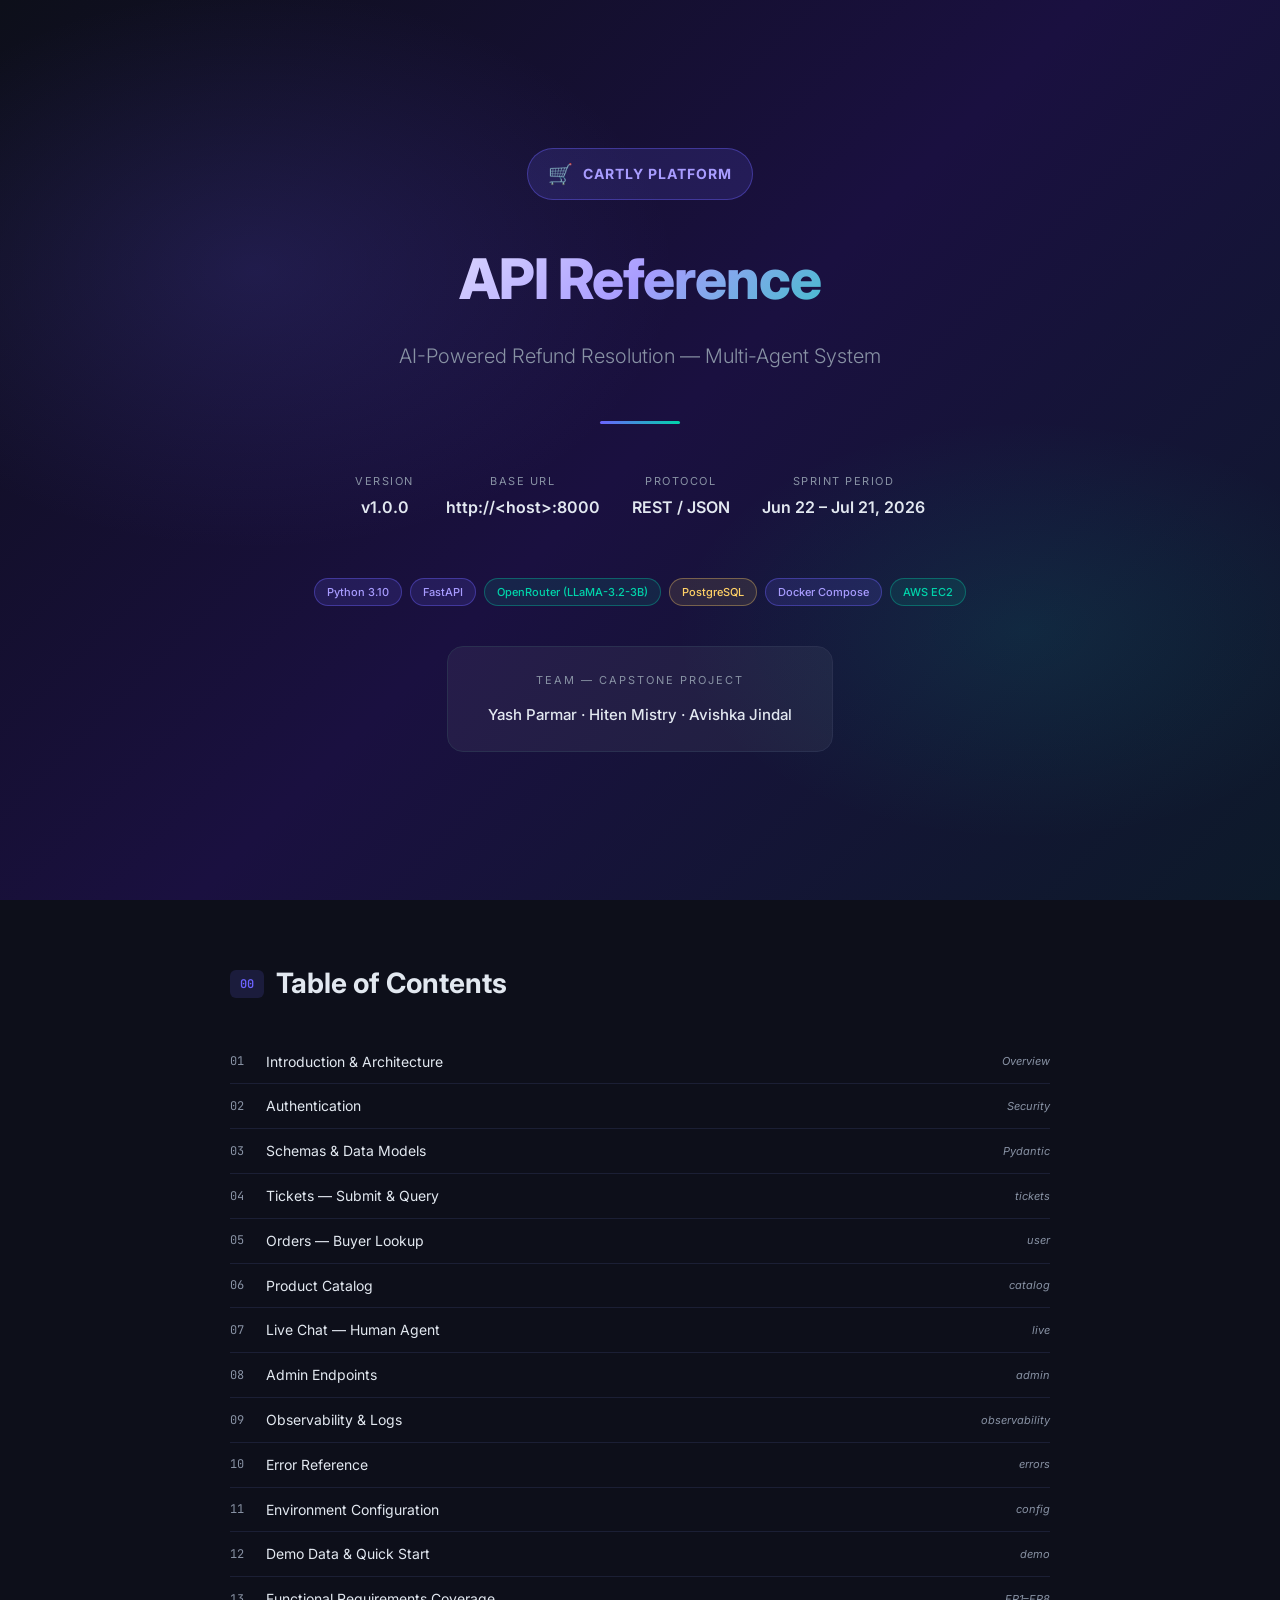
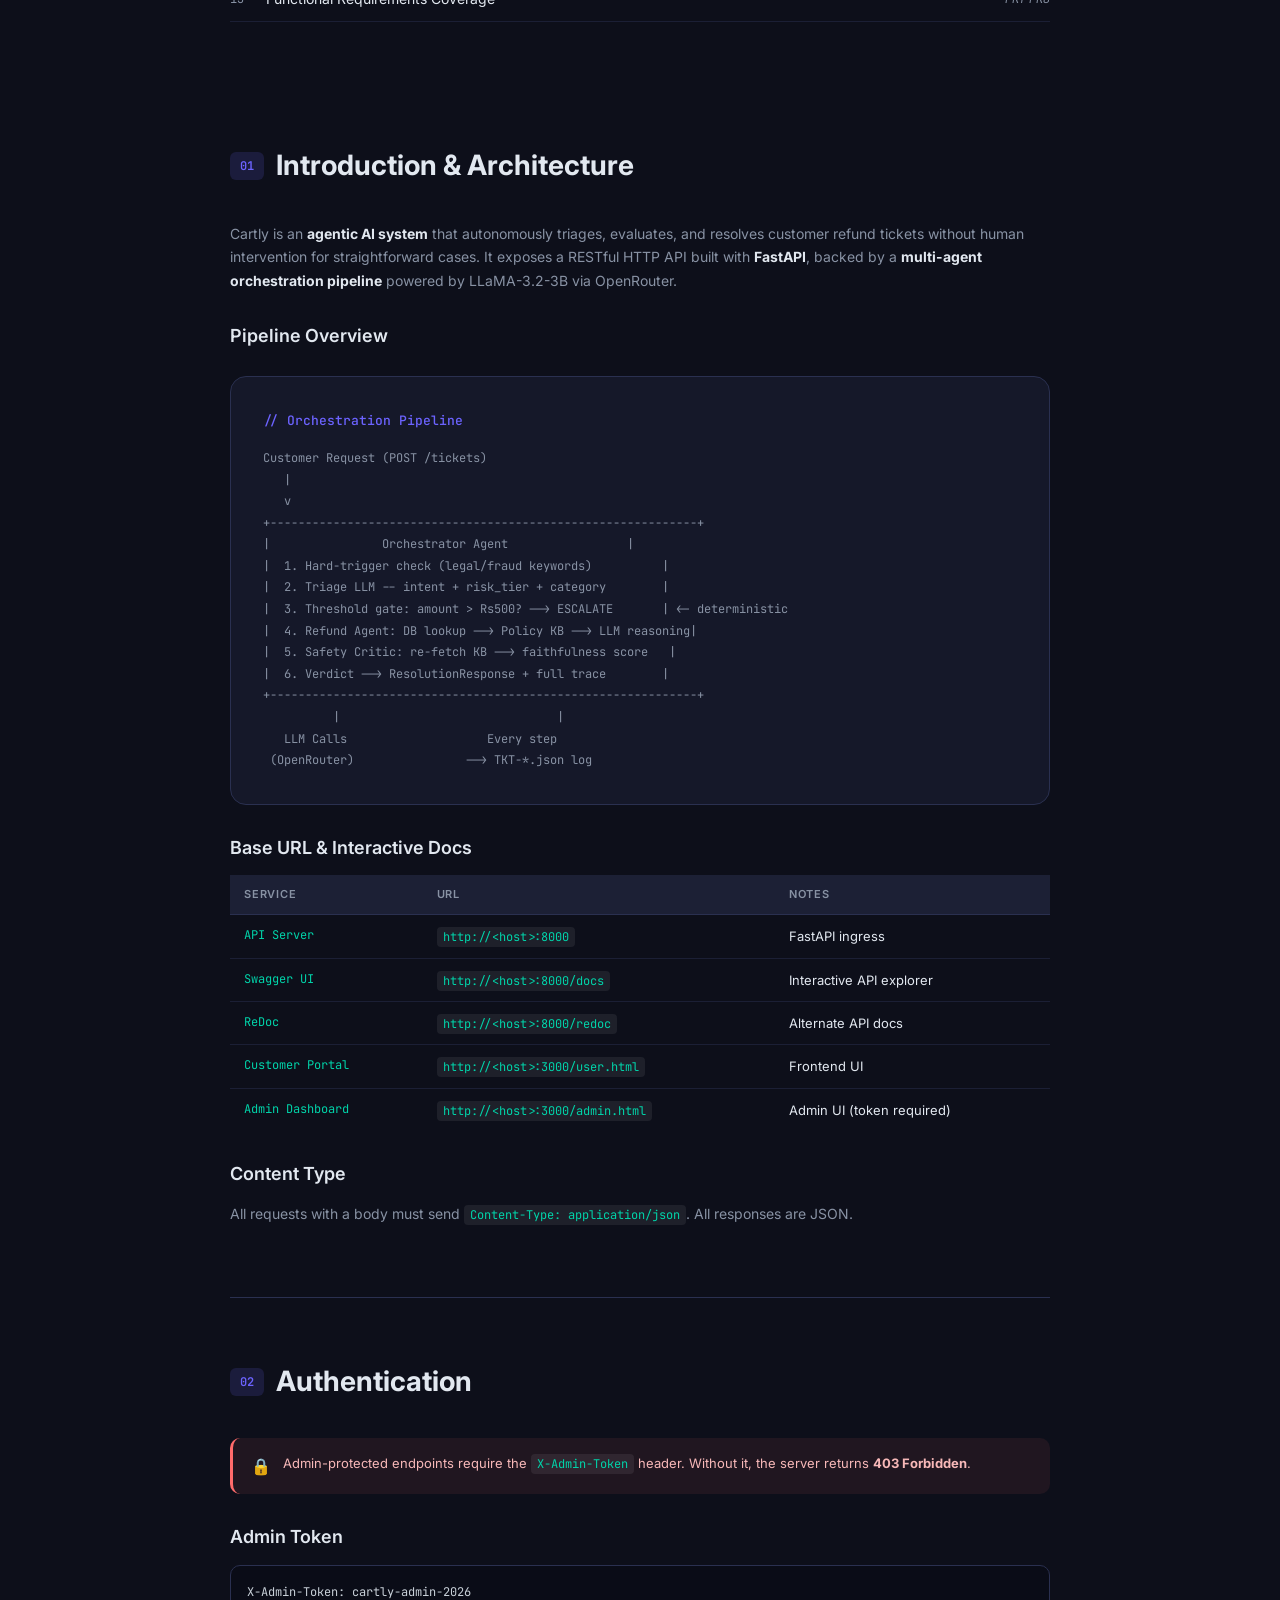
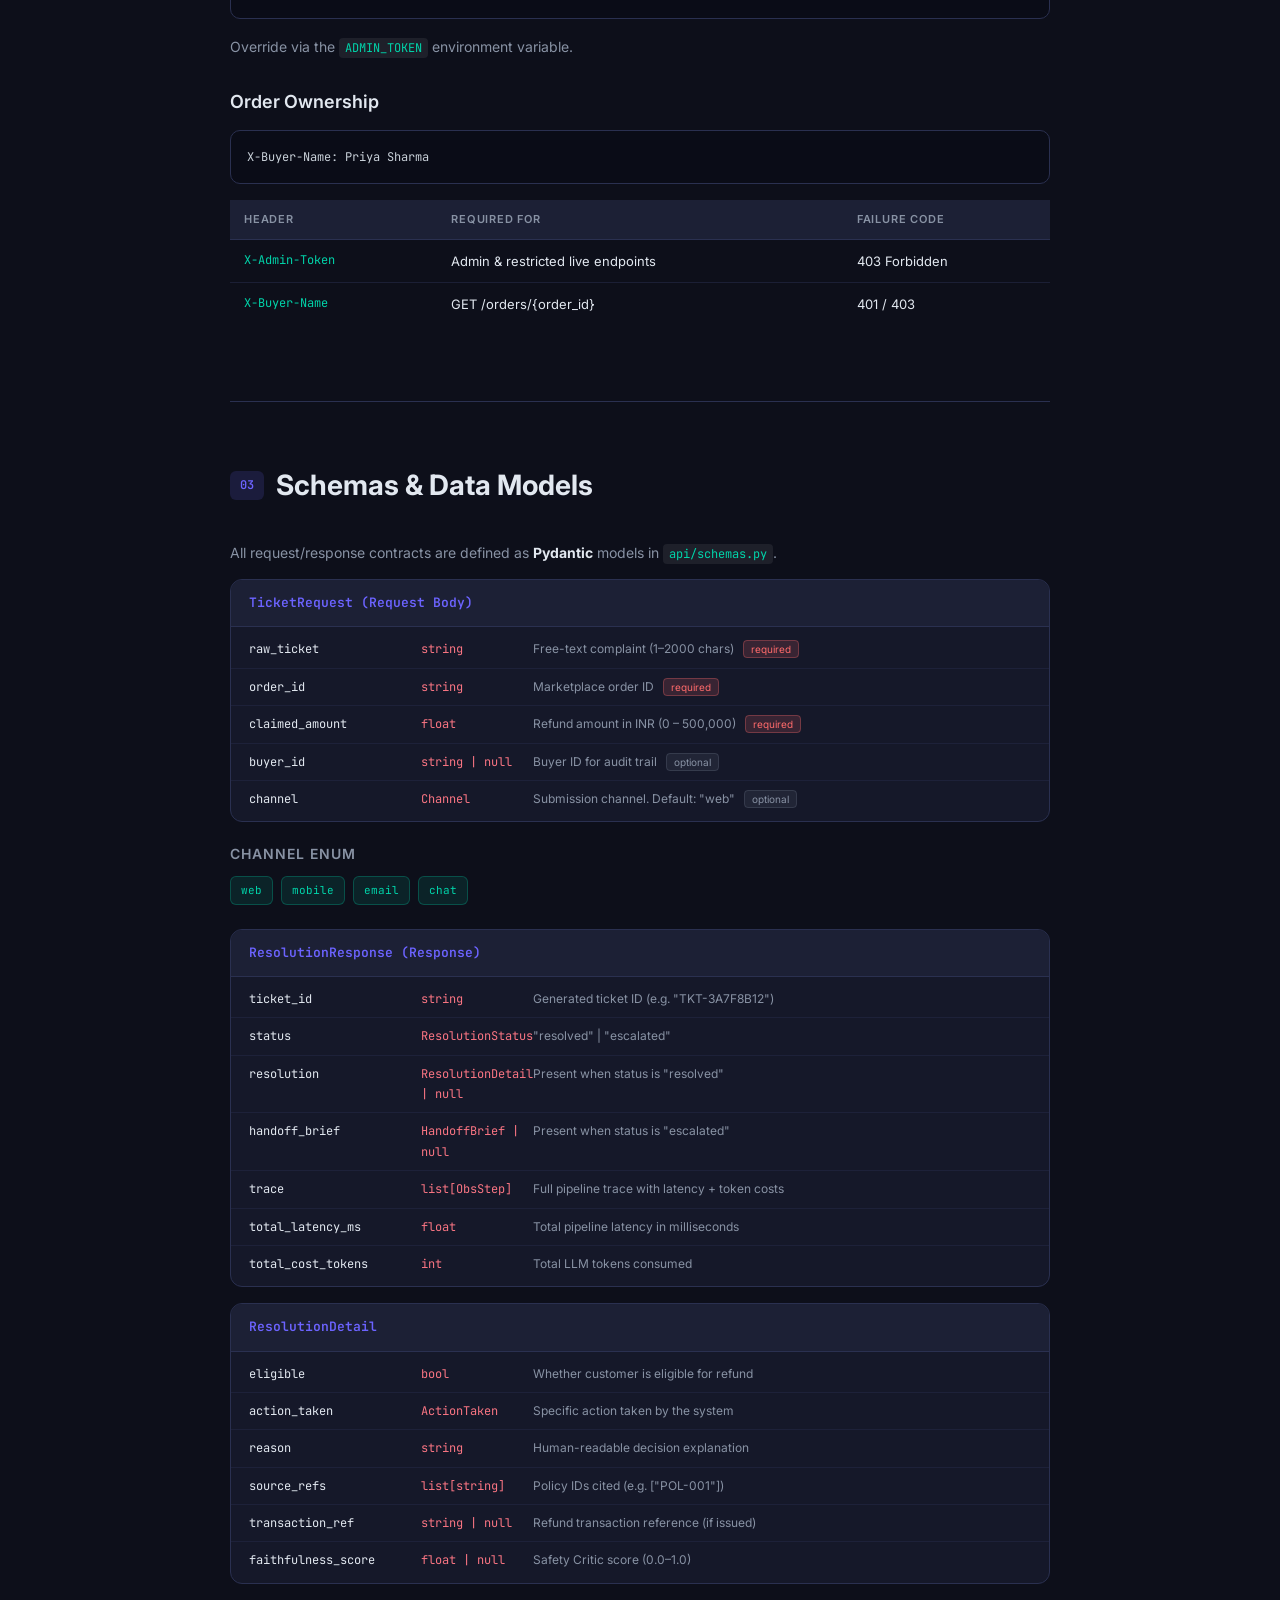
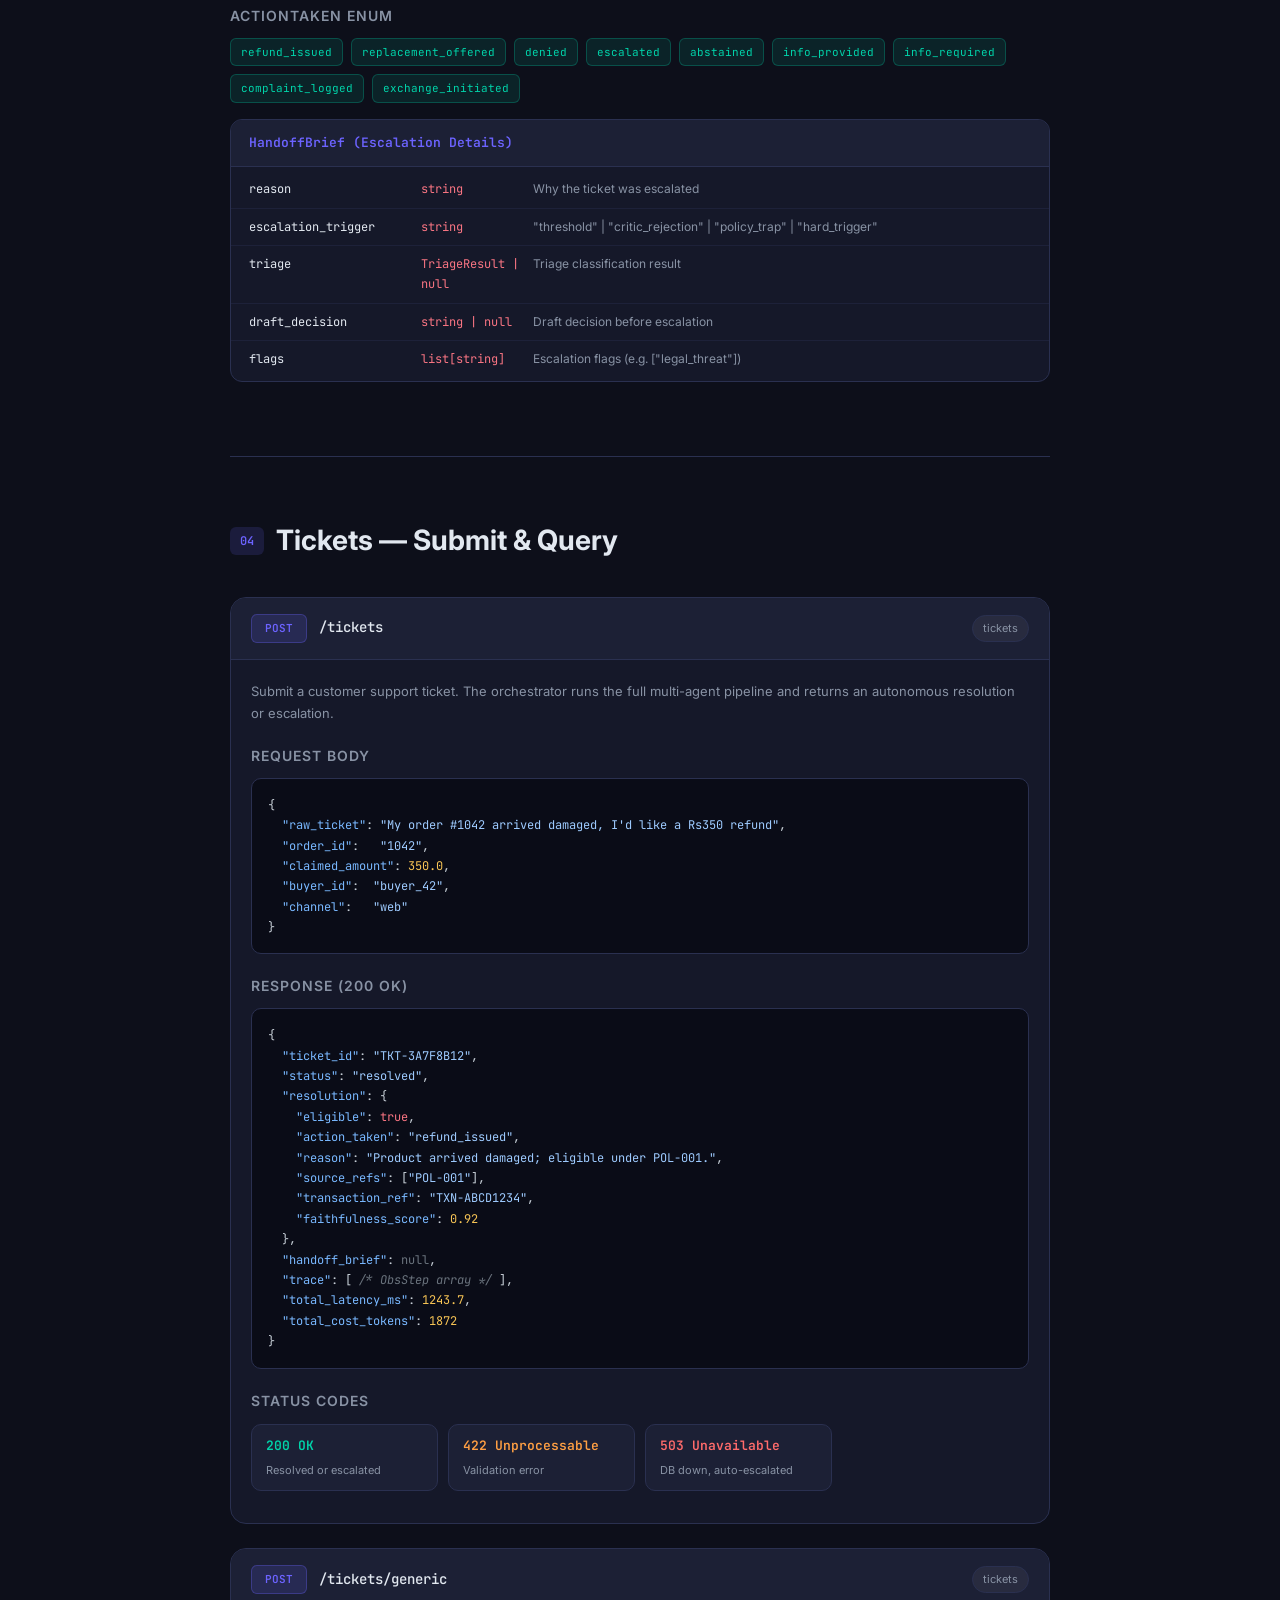
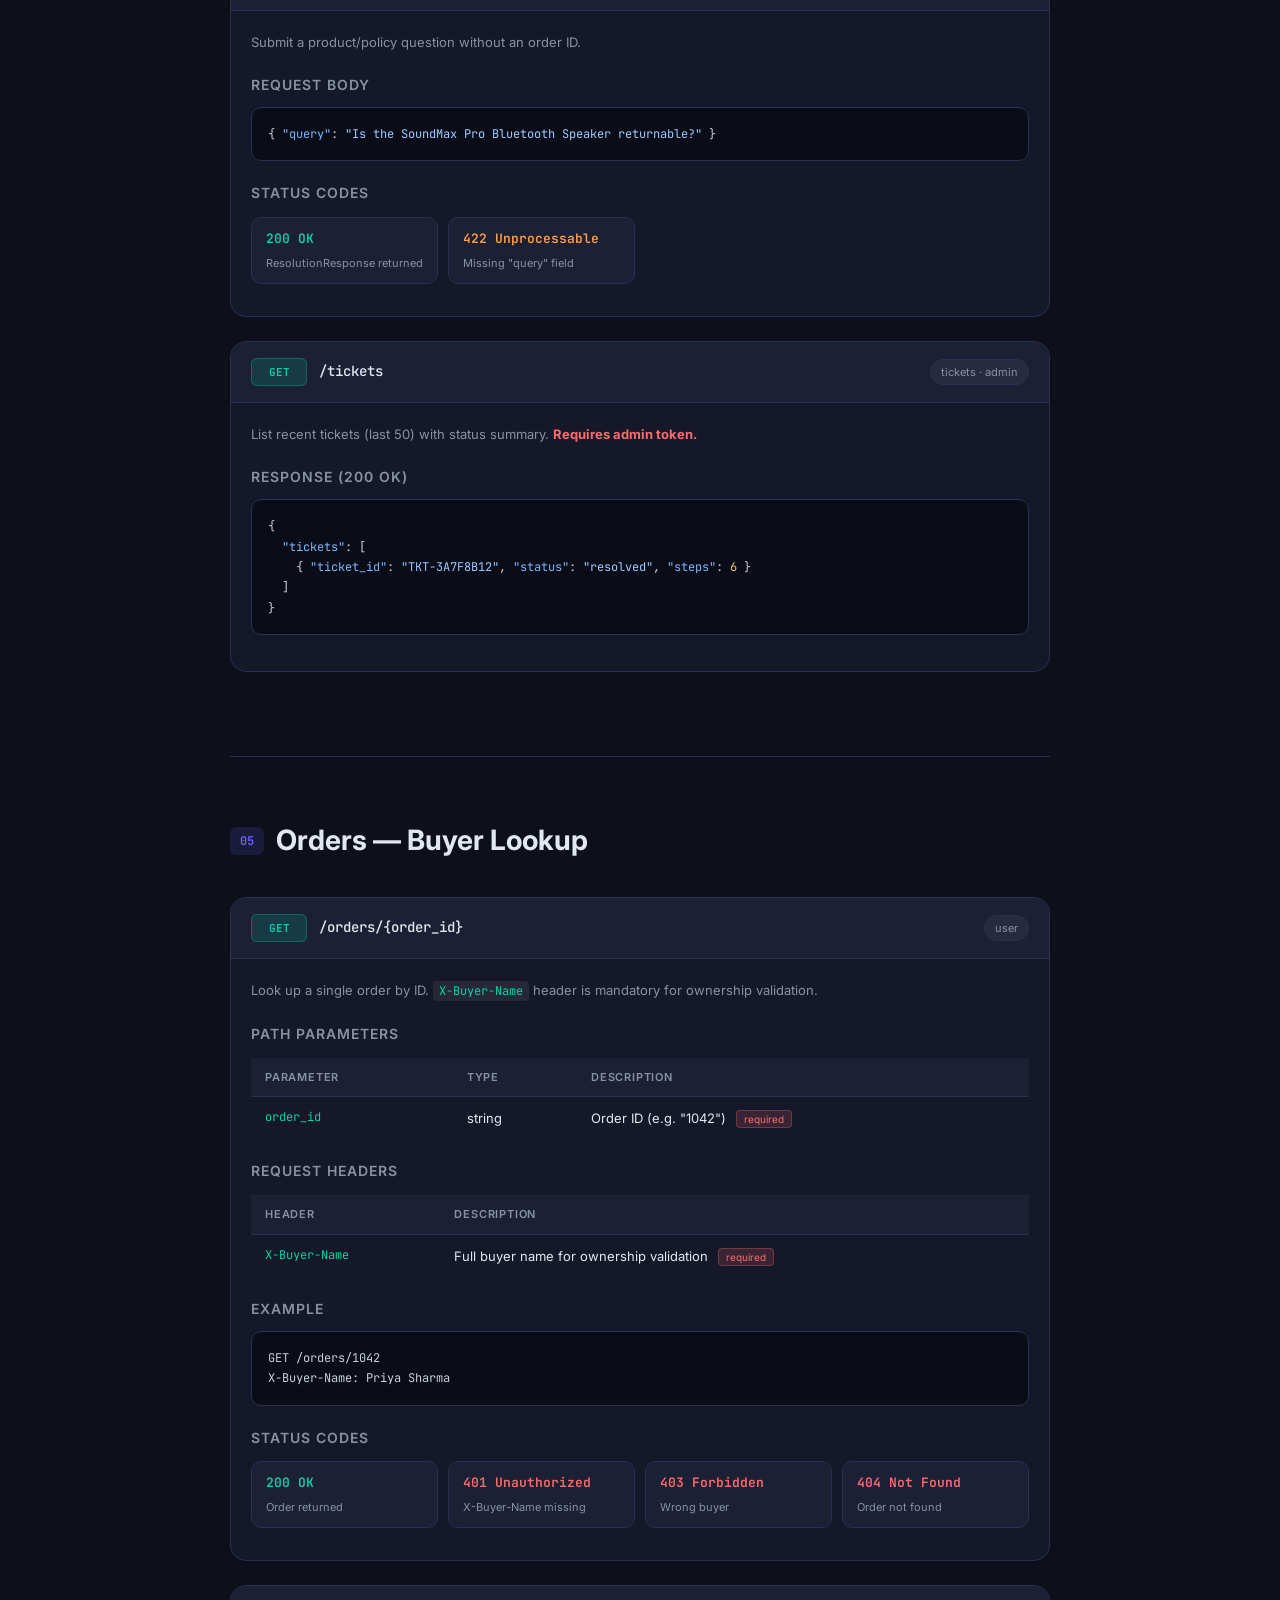
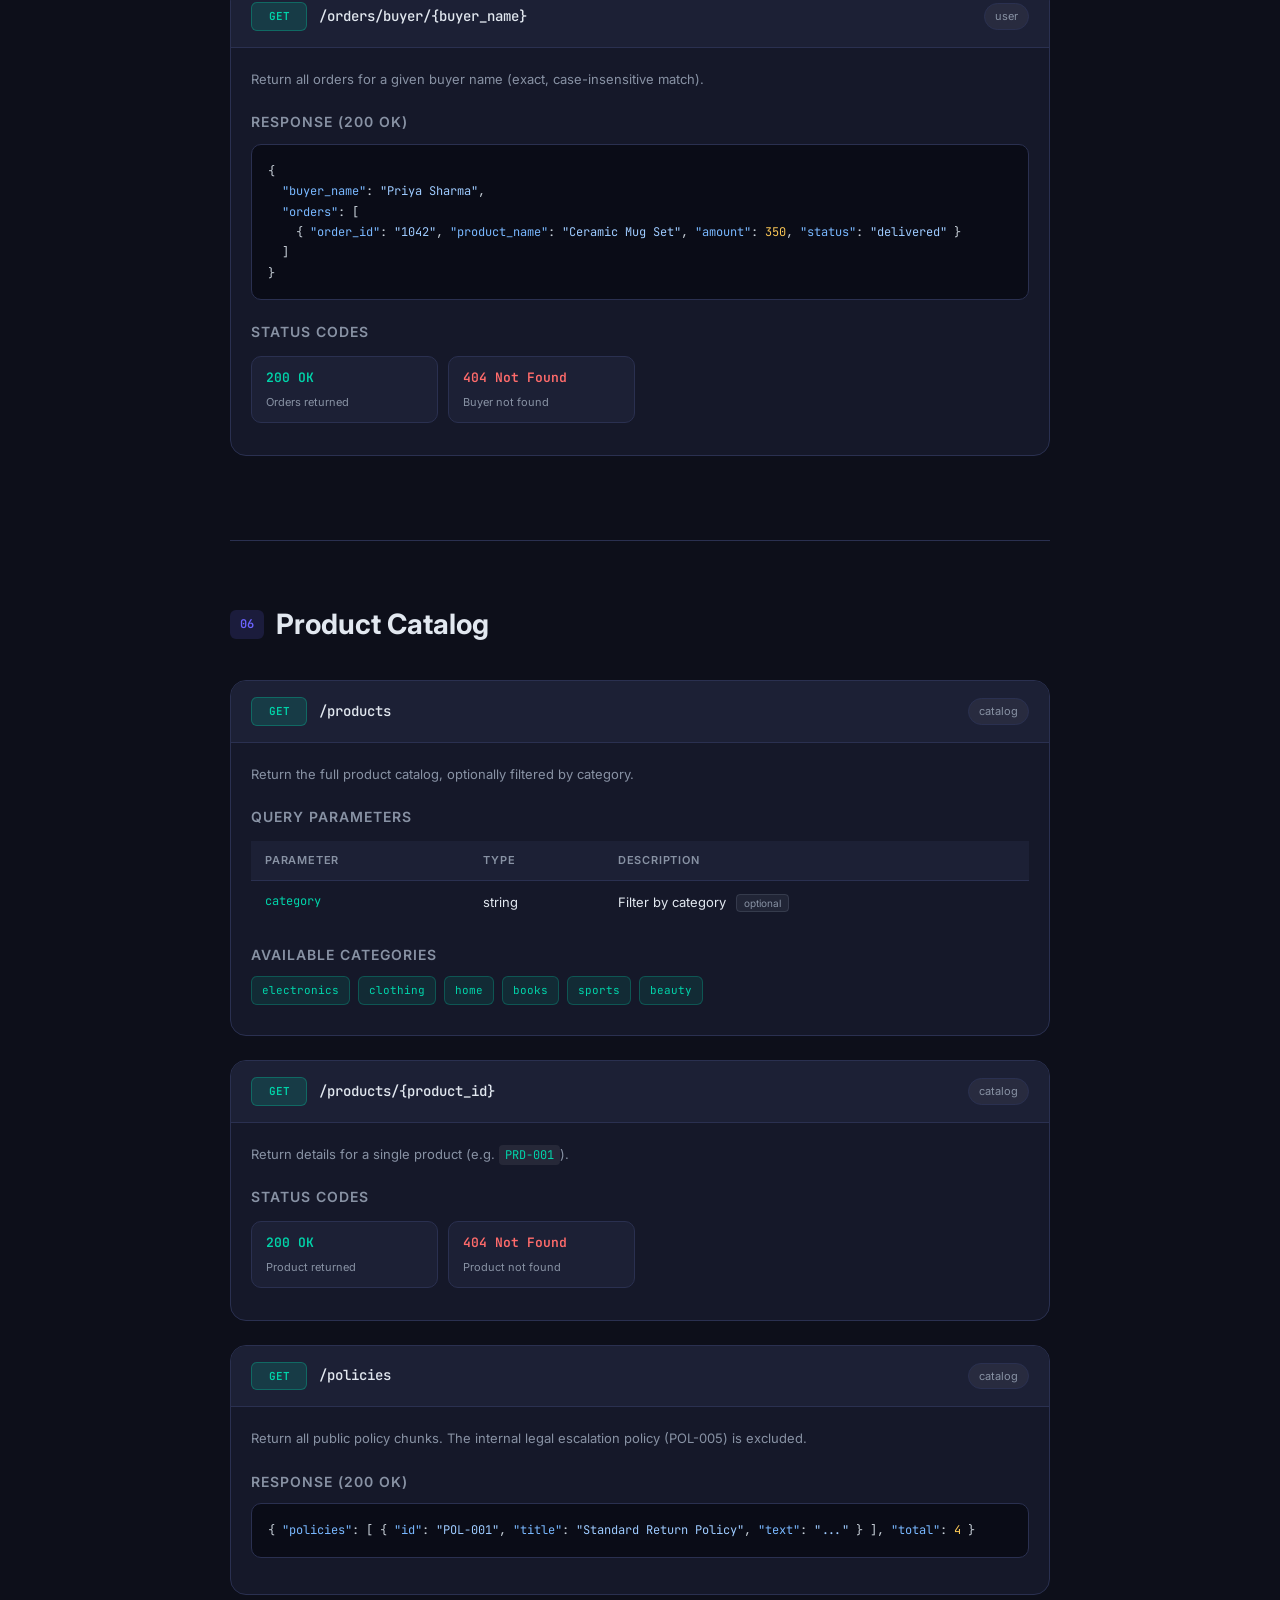
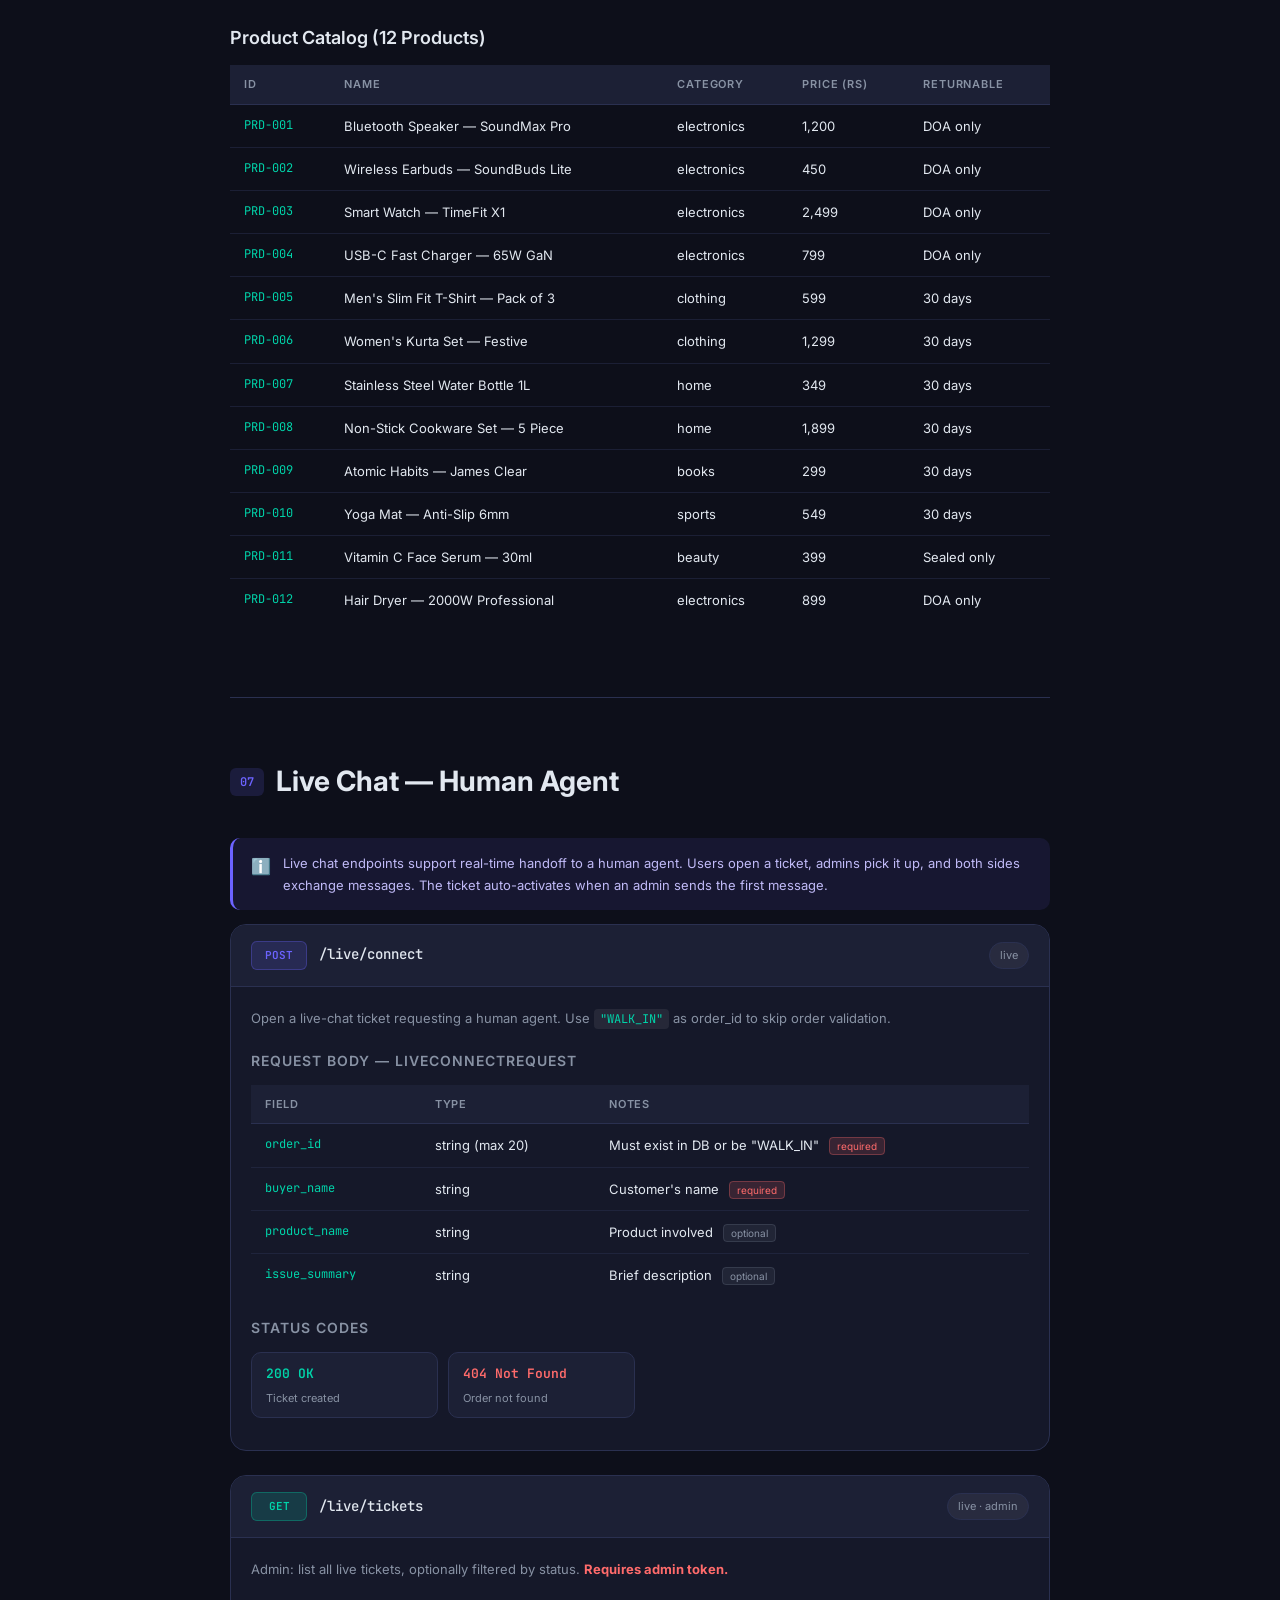
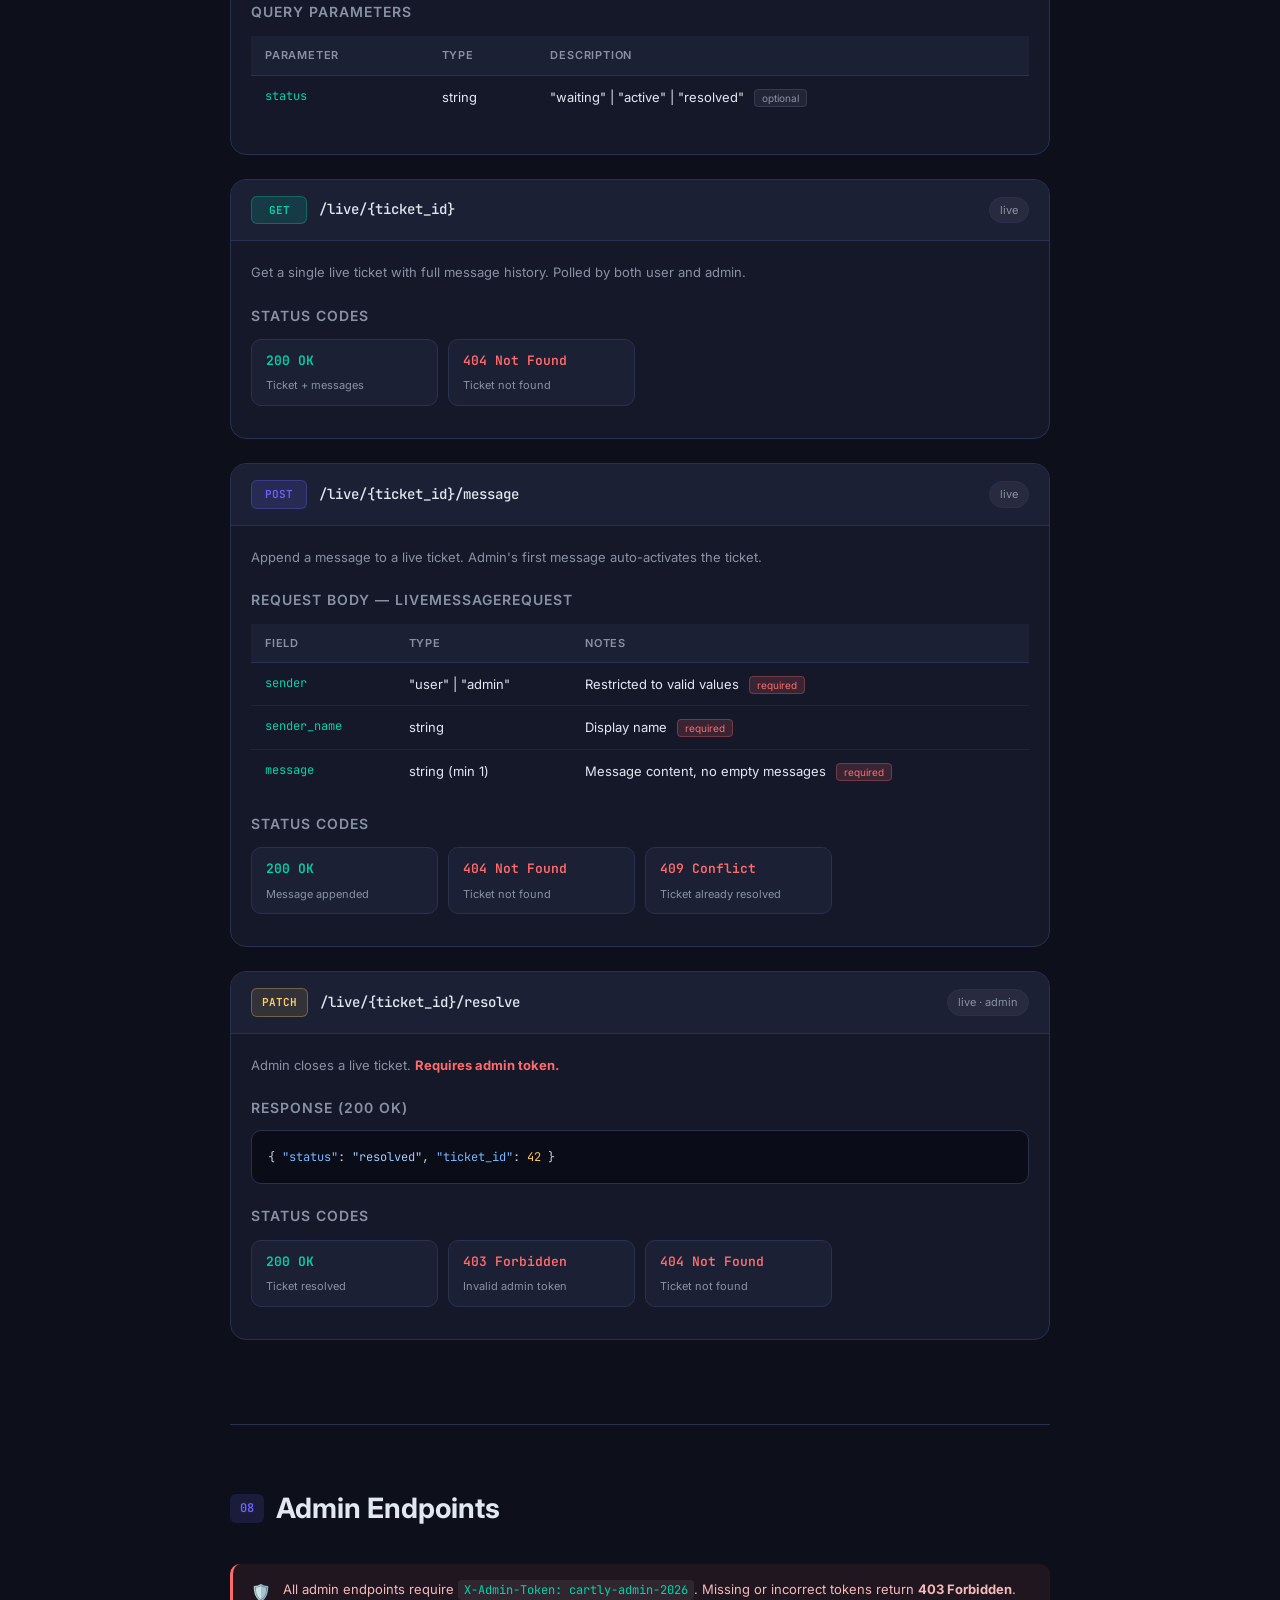
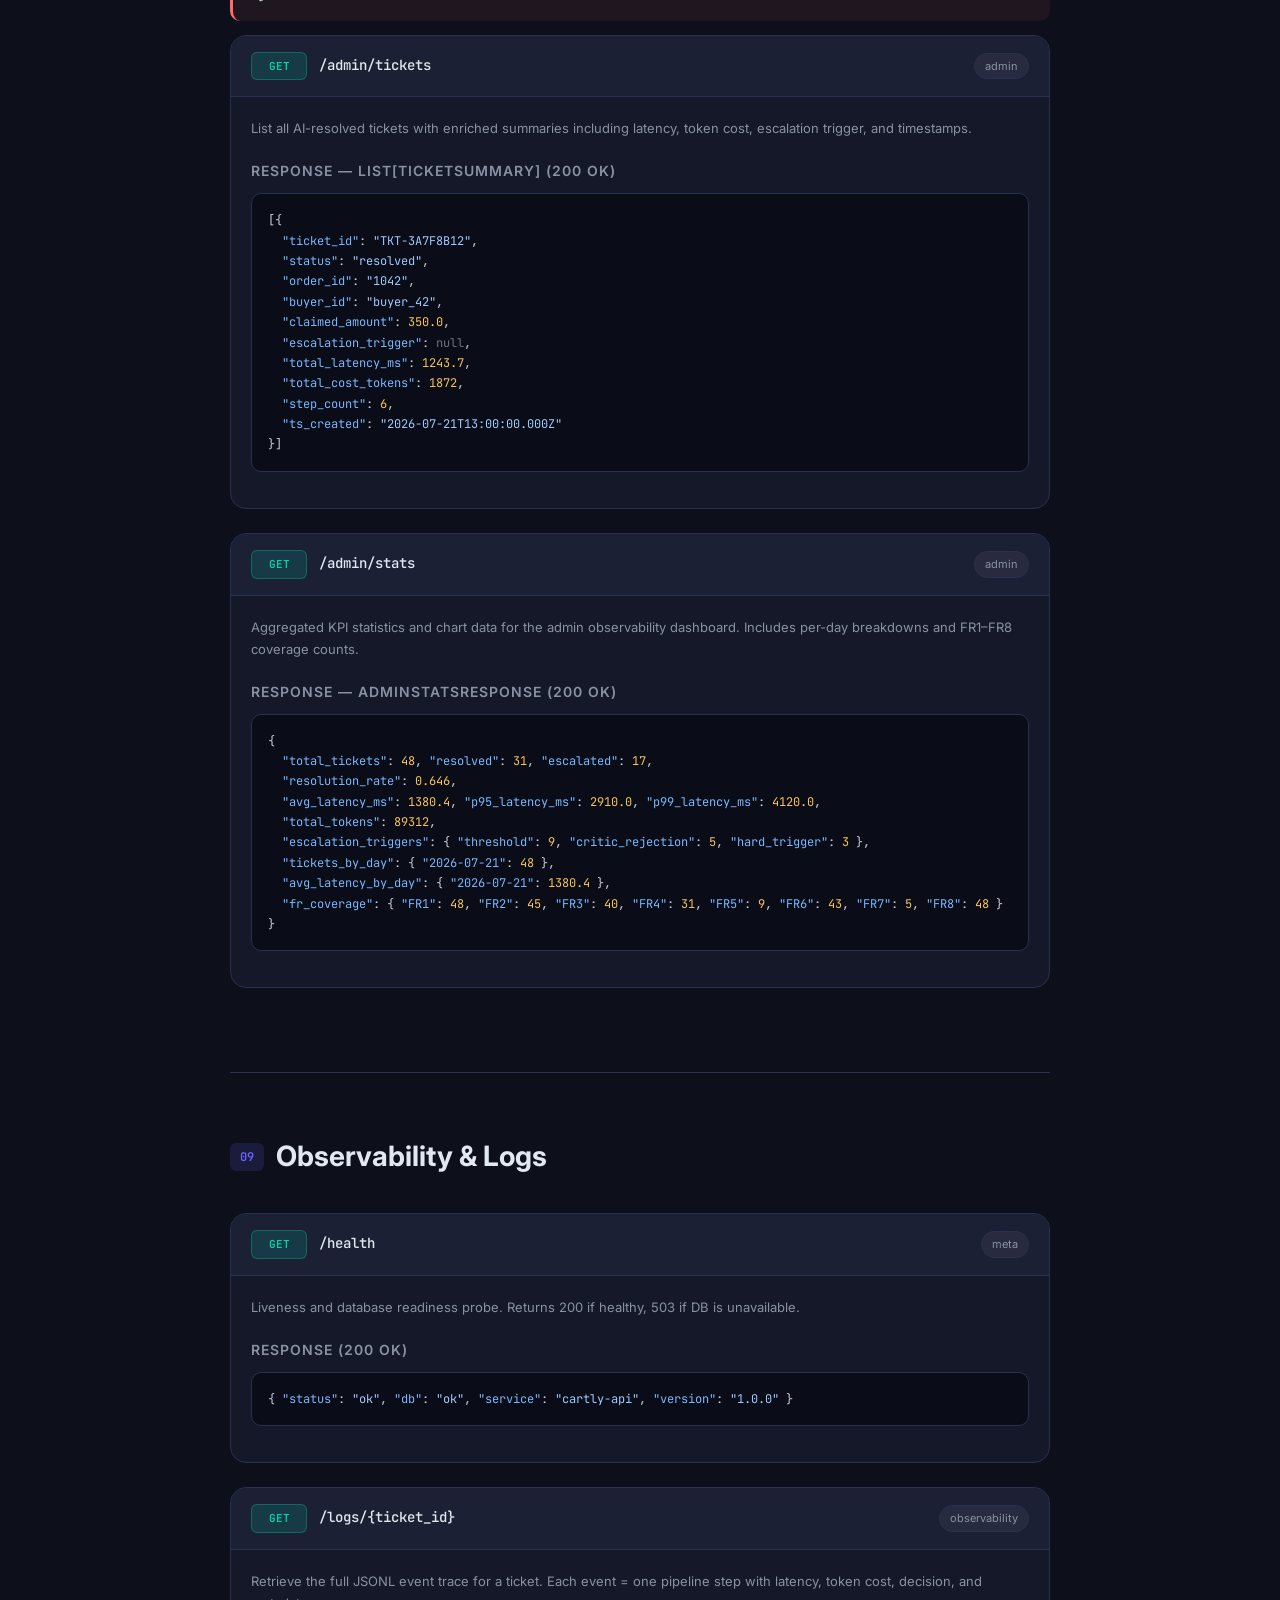
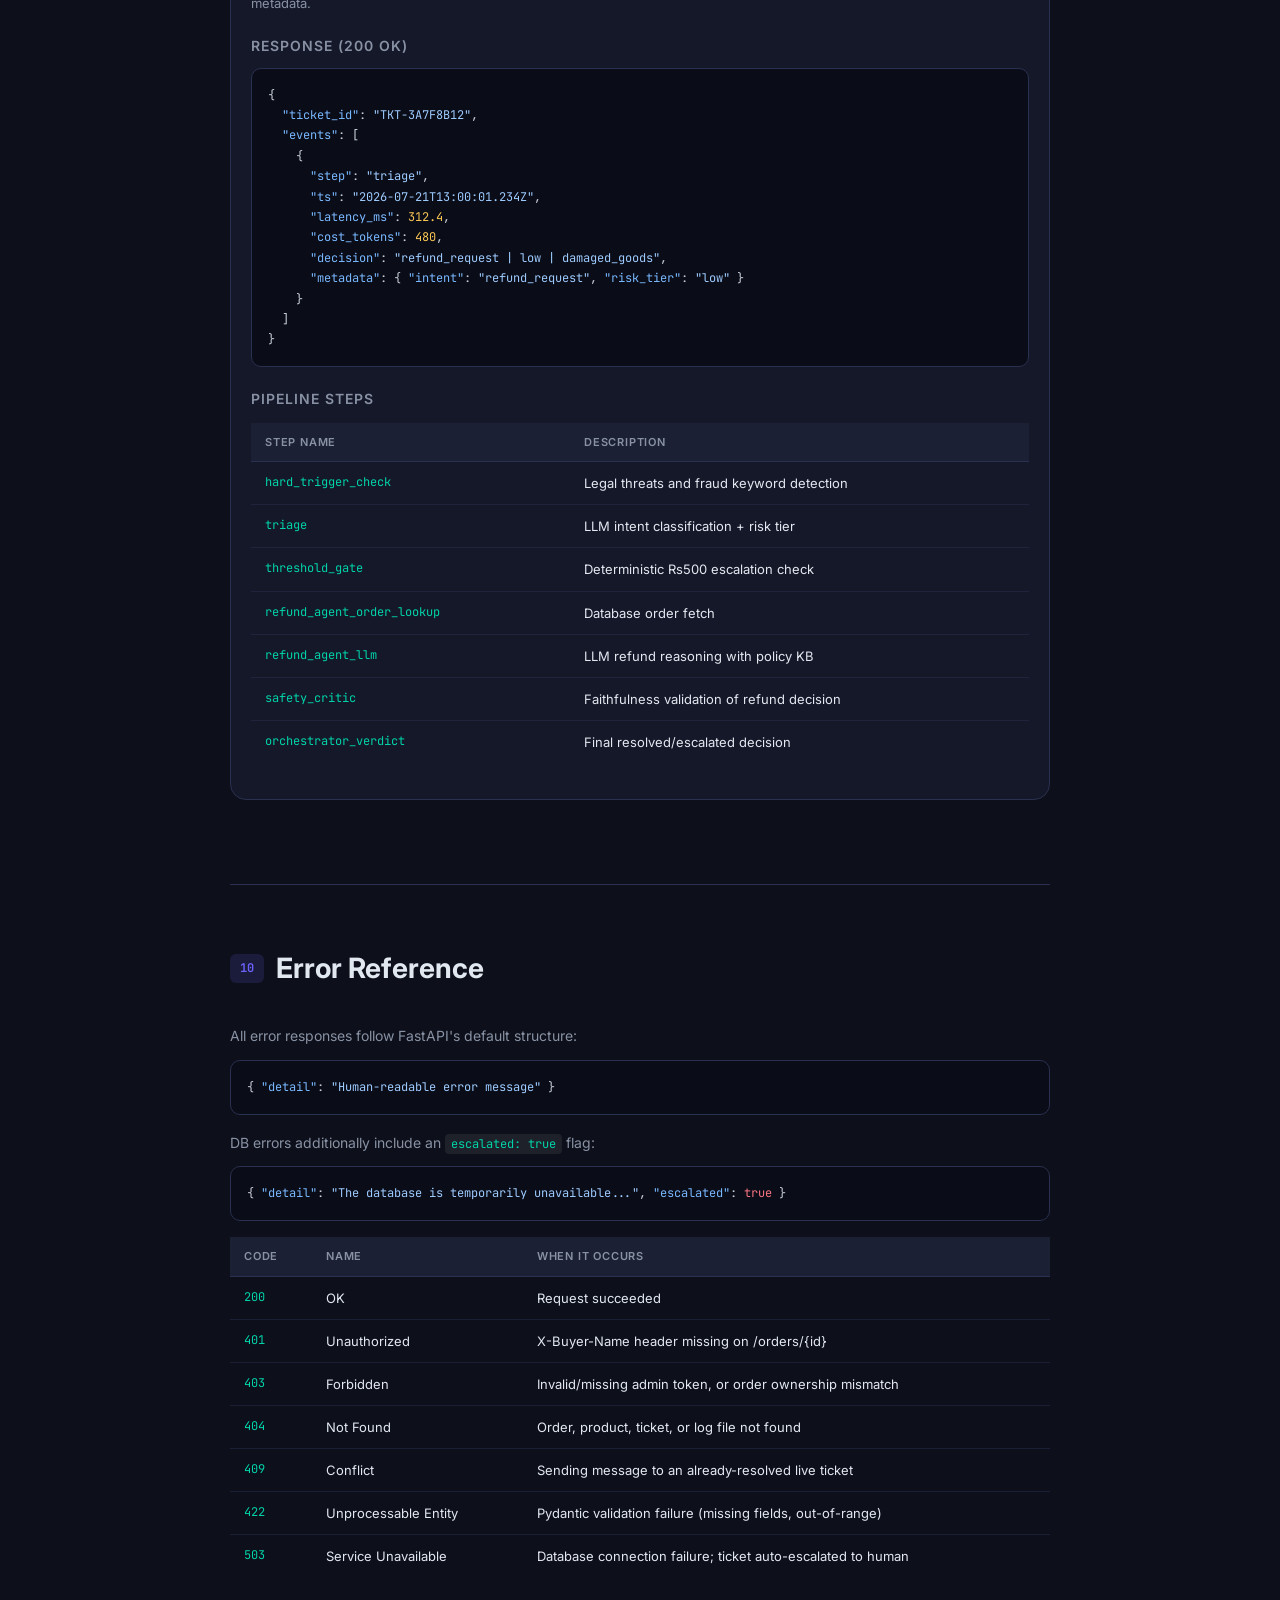
<file: Docs/api_docs.html>
<!DOCTYPE html>
<html lang="en">
<head>
  <meta charset="UTF-8" />
  <meta name="viewport" content="width=device-width, initial-scale=1.0" />
  <title>Cartly API Documentation v1.0.0</title>
  <style>
    @import url('https://fonts.googleapis.com/css2?family=Inter:wght@300;400;500;600;700;800&family=JetBrains+Mono:wght@400;500&display=swap');

    :root {
      --bg: #0d0f1a;
      --surface: #151829;
      --surface2: #1c2035;
      --border: #2a3050;
      --accent: #6c63ff;
      --accent2: #00d4aa;
      --accent3: #ff6b6b;
      --accent4: #ffd166;
      --text: #e2e8f0;
      --muted: #8892a4;
      --code-bg: #0a0c17;
      --get: #00d4aa;
      --post: #6c63ff;
      --patch: #ffd166;
      --delete: #ff6b6b;
    }

    * { margin: 0; padding: 0; box-sizing: border-box; }

    body {
      font-family: 'Inter', sans-serif;
      background: var(--bg);
      color: var(--text);
      line-height: 1.7;
      font-size: 14px;
    }

    .cover {
      min-height: 100vh;
      background: linear-gradient(135deg, #0d0f1a 0%, #1a1040 50%, #0d1a2a 100%);
      display: flex;
      flex-direction: column;
      justify-content: center;
      align-items: center;
      text-align: center;
      padding: 60px 40px;
      position: relative;
      page-break-after: always;
    }

    .cover::before {
      content: '';
      position: absolute;
      inset: 0;
      background:
        radial-gradient(ellipse 600px 400px at 20% 30%, rgba(108,99,255,0.15) 0%, transparent 70%),
        radial-gradient(ellipse 500px 300px at 80% 70%, rgba(0,212,170,0.1) 0%, transparent 70%);
    }

    .cover-inner { position: relative; z-index: 1; }

    .logo-badge {
      display: inline-flex;
      align-items: center;
      gap: 10px;
      background: rgba(108,99,255,0.15);
      border: 1px solid rgba(108,99,255,0.4);
      border-radius: 50px;
      padding: 8px 20px;
      margin-bottom: 32px;
    }

    .logo-badge span { font-size: 20px; }
    .logo-badge strong { font-size: 14px; color: #a89cff; letter-spacing: 1px; text-transform: uppercase; }

    .cover h1 {
      font-size: 56px;
      font-weight: 800;
      background: linear-gradient(135deg, #ffffff 0%, #a89cff 50%, #00d4aa 100%);
      -webkit-background-clip: text;
      -webkit-text-fill-color: transparent;
      background-clip: text;
      margin-bottom: 12px;
      letter-spacing: -1px;
    }

    .cover .tagline {
      font-size: 20px;
      color: var(--muted);
      margin-bottom: 48px;
      font-weight: 300;
    }

    .cover-meta {
      display: flex;
      gap: 32px;
      justify-content: center;
      flex-wrap: wrap;
      margin-bottom: 56px;
    }

    .cover-meta-item { text-align: center; }
    .cover-meta-item .label { font-size: 11px; text-transform: uppercase; letter-spacing: 1.5px; color: var(--muted); margin-bottom: 4px; }
    .cover-meta-item .value { font-size: 16px; font-weight: 600; color: var(--text); }

    .cover-divider {
      width: 80px;
      height: 3px;
      background: linear-gradient(90deg, var(--accent), var(--accent2));
      border-radius: 2px;
      margin: 0 auto 48px;
    }

    .cover-team {
      background: rgba(255,255,255,0.05);
      border: 1px solid var(--border);
      border-radius: 16px;
      padding: 24px 40px;
      display: inline-block;
    }

    .cover-team .team-label { font-size: 11px; text-transform: uppercase; letter-spacing: 2px; color: var(--muted); margin-bottom: 12px; }
    .cover-team .team-names { font-size: 15px; color: var(--text); font-weight: 500; }

    .stack-pills { display: flex; gap: 8px; justify-content: center; flex-wrap: wrap; margin-top: 16px; }
    .pill { font-size: 11px; font-weight: 500; padding: 4px 12px; border-radius: 20px; border: 1px solid; }
    .pill-purple { background: rgba(108,99,255,0.15); border-color: rgba(108,99,255,0.4); color: #a89cff; }
    .pill-teal   { background: rgba(0,212,170,0.1);  border-color: rgba(0,212,170,0.35); color: #00d4aa; }
    .pill-yellow { background: rgba(255,209,102,0.1); border-color: rgba(255,209,102,0.35); color: #ffd166; }

    .container { max-width: 900px; margin: 0 auto; padding: 0 40px; }

    .toc-page { padding: 60px 0; page-break-after: always; }

    .section-header { display: flex; align-items: center; gap: 12px; margin-bottom: 32px; }
    .section-num { font-size: 12px; font-weight: 600; color: var(--accent); font-family: 'JetBrains Mono', monospace; background: rgba(108,99,255,0.15); padding: 4px 10px; border-radius: 6px; }
    h2 { font-size: 28px; font-weight: 700; color: var(--text); }

    .toc-list { list-style: none; }
    .toc-list li { display: flex; align-items: center; padding: 10px 0; border-bottom: 1px solid rgba(42,48,80,0.5); gap: 12px; }
    .toc-list li .toc-num { font-family: 'JetBrains Mono', monospace; font-size: 12px; color: var(--muted); min-width: 24px; }
    .toc-list li .toc-title { flex: 1; font-size: 14px; color: var(--text); }
    .toc-list li .toc-tag { font-size: 11px; color: var(--muted); font-style: italic; }

    .section { padding: 60px 0; page-break-inside: avoid; }
    .section + .section { border-top: 1px solid var(--border); }

    h3 { font-size: 18px; font-weight: 600; color: var(--text); margin-bottom: 12px; margin-top: 28px; }
    h4 { font-size: 14px; font-weight: 600; color: var(--muted); text-transform: uppercase; letter-spacing: 1px; margin-bottom: 10px; margin-top: 20px; }
    p { color: var(--muted); margin-bottom: 12px; }

    .arch-box {
      background: var(--surface);
      border: 1px solid var(--border);
      border-radius: 16px;
      padding: 32px;
      margin: 24px 0;
      font-family: 'JetBrains Mono', monospace;
      font-size: 12px;
      color: var(--muted);
      line-height: 1.8;
    }
    .arch-box .arch-title { color: var(--accent); font-weight: 500; margin-bottom: 16px; font-size: 13px; }

    .endpoint-card { background: var(--surface); border: 1px solid var(--border); border-radius: 16px; margin-bottom: 24px; overflow: hidden; page-break-inside: avoid; }
    .endpoint-header { display: flex; align-items: center; gap: 12px; padding: 16px 20px; border-bottom: 1px solid var(--border); background: var(--surface2); }

    .method-badge { font-family: 'JetBrains Mono', monospace; font-size: 11px; font-weight: 600; padding: 4px 10px; border-radius: 6px; min-width: 56px; text-align: center; }
    .method-get    { background: rgba(0,212,170,0.15);  color: var(--get);  border: 1px solid rgba(0,212,170,0.3); }
    .method-post   { background: rgba(108,99,255,0.15); color: var(--post); border: 1px solid rgba(108,99,255,0.3); }
    .method-patch  { background: rgba(255,209,102,0.1); color: var(--patch); border: 1px solid rgba(255,209,102,0.3); }

    .endpoint-path { font-family: 'JetBrains Mono', monospace; font-size: 14px; font-weight: 500; color: var(--text); }
    .endpoint-tag { margin-left: auto; font-size: 11px; color: var(--muted); background: rgba(255,255,255,0.05); padding: 3px 10px; border-radius: 20px; border: 1px solid var(--border); }
    .endpoint-body { padding: 20px; }
    .endpoint-desc { font-size: 13px; color: var(--muted); margin-bottom: 16px; }

    table { width: 100%; border-collapse: collapse; margin: 12px 0 16px; font-size: 13px; }
    th { background: var(--surface2); color: var(--muted); font-weight: 600; font-size: 11px; text-transform: uppercase; letter-spacing: 0.8px; padding: 10px 14px; text-align: left; border-bottom: 1px solid var(--border); }
    td { padding: 10px 14px; border-bottom: 1px solid rgba(42,48,80,0.5); vertical-align: top; color: var(--text); }
    td:first-child { font-family: 'JetBrains Mono', monospace; font-size: 12px; color: var(--accent2); }
    tr:last-child td { border-bottom: none; }

    .required-badge { font-size: 10px; background: rgba(255,107,107,0.15); color: var(--accent3); border: 1px solid rgba(255,107,107,0.3); padding: 2px 7px; border-radius: 4px; margin-left: 6px; }
    .optional-badge { font-size: 10px; background: rgba(136,146,164,0.1); color: var(--muted); border: 1px solid rgba(136,146,164,0.2); padding: 2px 7px; border-radius: 4px; margin-left: 6px; }

    pre { background: var(--code-bg); border: 1px solid var(--border); border-radius: 10px; padding: 16px; overflow-x: auto; font-family: 'JetBrains Mono', monospace; font-size: 12px; line-height: 1.7; color: #c9d1d9; margin: 10px 0 16px; }
    pre .key    { color: #79b8ff; }
    pre .str    { color: #9ecbff; }
    pre .num    { color: #f8c555; }
    pre .bool   { color: #f97583; }
    pre .null   { color: #6a737d; }
    pre .comment{ color: #6a737d; font-style: italic; }
    code { font-family: 'JetBrains Mono', monospace; font-size: 12px; background: rgba(255,255,255,0.07); padding: 2px 6px; border-radius: 4px; color: var(--accent2); }

    .status-grid { display: grid; grid-template-columns: repeat(auto-fill, minmax(180px, 1fr)); gap: 10px; margin: 12px 0; }
    .status-item { background: var(--surface2); border: 1px solid var(--border); border-radius: 10px; padding: 10px 14px; }
    .status-code { font-family: 'JetBrains Mono', monospace; font-size: 13px; font-weight: 600; margin-bottom: 4px; }
    .s-200 { color: var(--get); }
    .s-401, .s-403, .s-404, .s-409 { color: var(--accent3); }
    .s-422 { color: #ff9f43; }
    .s-503 { color: var(--accent3); }
    .status-text { font-size: 11px; color: var(--muted); }

    .alert { border-radius: 10px; padding: 14px 18px; margin: 14px 0; font-size: 13px; display: flex; gap: 12px; align-items: flex-start; }
    .alert-icon { font-size: 16px; margin-top: 1px; flex-shrink: 0; }
    .alert-info { background: rgba(108,99,255,0.1); border-left: 3px solid var(--accent); color: #c0baf7; }
    .alert-security { background: rgba(255,107,107,0.08); border-left: 3px solid var(--accent3); color: #f7b8b8; }

    .schema-block { background: var(--surface); border: 1px solid var(--border); border-radius: 12px; margin: 14px 0; overflow: hidden; }
    .schema-header { background: var(--surface2); padding: 12px 18px; font-family: 'JetBrains Mono', monospace; font-size: 13px; font-weight: 600; color: var(--accent); border-bottom: 1px solid var(--border); }
    .schema-body { padding: 4px 0; }
    .schema-row { display: grid; grid-template-columns: 160px 100px 1fr; gap: 12px; padding: 8px 18px; border-bottom: 1px solid rgba(42,48,80,0.4); font-size: 12px; }
    .schema-row:last-child { border-bottom: none; }
    .schema-field { font-family: 'JetBrains Mono', monospace; color: var(--text); }
    .schema-type { color: #f97583; font-family: 'JetBrains Mono', monospace; }
    .schema-desc { color: var(--muted); }

    .enum-list { display: flex; flex-wrap: wrap; gap: 8px; margin: 10px 0; }
    .enum-item { font-family: 'JetBrains Mono', monospace; font-size: 11px; background: rgba(0,212,170,0.1); color: var(--accent2); border: 1px solid rgba(0,212,170,0.25); padding: 4px 10px; border-radius: 6px; }

    .fr-grid { display: grid; grid-template-columns: repeat(4, 1fr); gap: 10px; margin: 16px 0; }
    .fr-card { background: var(--surface); border: 1px solid var(--border); border-radius: 12px; padding: 14px; }
    .fr-num { font-family: 'JetBrains Mono', monospace; font-size: 11px; color: var(--accent); font-weight: 600; margin-bottom: 4px; }
    .fr-text { font-size: 11px; color: var(--muted); line-height: 1.5; }
    .fr-status { font-size: 13px; margin-top: 6px; }

    .env-table td:nth-child(3) { font-family: 'JetBrains Mono', monospace; font-size: 11px; color: var(--patch); }

    .demo-card { background: var(--surface); border: 1px solid var(--border); border-radius: 12px; padding: 16px 20px; margin-bottom: 12px; display: grid; grid-template-columns: 80px 1fr auto; gap: 16px; align-items: center; }
    .demo-order-id { font-family: 'JetBrains Mono', monospace; font-size: 13px; font-weight: 600; color: var(--accent2); }
    .demo-desc { font-size: 13px; color: var(--muted); }
    .demo-result { font-size: 12px; padding: 4px 12px; border-radius: 20px; white-space: nowrap; }
    .result-resolved { background: rgba(0,212,170,0.15); color: var(--get); border: 1px solid rgba(0,212,170,0.3); }
    .result-threshold { background: rgba(255,209,102,0.1); color: var(--patch); border: 1px solid rgba(255,209,102,0.3); }
    .result-critic { background: rgba(255,209,102,0.1); color: var(--patch); border: 1px solid rgba(255,209,102,0.3); }
    .result-hard { background: rgba(255,107,107,0.1); color: var(--delete); border: 1px solid rgba(255,107,107,0.3); }

    .page-break { page-break-after: always; }

    .footer { margin-top: 60px; padding: 32px 40px; border-top: 1px solid var(--border); text-align: center; color: var(--muted); font-size: 12px; }

    @media print {
      * { -webkit-print-color-adjust: exact; print-color-adjust: exact; }
    }
  </style>
</head>
<body>

<!-- COVER PAGE -->
<div class="cover">
  <div class="cover-inner">
    <div class="logo-badge">
      <span>&#128722;</span>
      <strong>Cartly Platform</strong>
    </div>
    <h1>API Reference</h1>
    <p class="tagline">AI-Powered Refund Resolution &mdash; Multi-Agent System</p>
    <div class="cover-divider"></div>
    <div class="cover-meta">
      <div class="cover-meta-item"><div class="label">Version</div><div class="value">v1.0.0</div></div>
      <div class="cover-meta-item"><div class="label">Base URL</div><div class="value">http://&lt;host&gt;:8000</div></div>
      <div class="cover-meta-item"><div class="label">Protocol</div><div class="value">REST / JSON</div></div>
      <div class="cover-meta-item"><div class="label">Sprint Period</div><div class="value">Jun 22 &ndash; Jul 21, 2026</div></div>
    </div>
    <div class="stack-pills" style="margin-bottom:40px;">
      <span class="pill pill-purple">Python 3.10</span>
      <span class="pill pill-purple">FastAPI</span>
      <span class="pill pill-teal">OpenRouter (LLaMA-3.2-3B)</span>
      <span class="pill pill-yellow">PostgreSQL</span>
      <span class="pill pill-purple">Docker Compose</span>
      <span class="pill pill-teal">AWS EC2</span>
    </div>
    <div class="cover-team">
      <div class="team-label">Team &mdash; Capstone Project</div>
      <div class="team-names">Yash Parmar &middot; Hiten Mistry &middot; Avishka Jindal</div>
    </div>
  </div>
</div>

<div class="container">

<!-- TABLE OF CONTENTS -->
<div class="toc-page">
  <div class="section-header">
    <span class="section-num">00</span>
    <h2>Table of Contents</h2>
  </div>
  <ul class="toc-list">
    <li><span class="toc-num">01</span><span class="toc-title">Introduction &amp; Architecture</span><span class="toc-tag">Overview</span></li>
    <li><span class="toc-num">02</span><span class="toc-title">Authentication</span><span class="toc-tag">Security</span></li>
    <li><span class="toc-num">03</span><span class="toc-title">Schemas &amp; Data Models</span><span class="toc-tag">Pydantic</span></li>
    <li><span class="toc-num">04</span><span class="toc-title">Tickets &mdash; Submit &amp; Query</span><span class="toc-tag">tickets</span></li>
    <li><span class="toc-num">05</span><span class="toc-title">Orders &mdash; Buyer Lookup</span><span class="toc-tag">user</span></li>
    <li><span class="toc-num">06</span><span class="toc-title">Product Catalog</span><span class="toc-tag">catalog</span></li>
    <li><span class="toc-num">07</span><span class="toc-title">Live Chat &mdash; Human Agent</span><span class="toc-tag">live</span></li>
    <li><span class="toc-num">08</span><span class="toc-title">Admin Endpoints</span><span class="toc-tag">admin</span></li>
    <li><span class="toc-num">09</span><span class="toc-title">Observability &amp; Logs</span><span class="toc-tag">observability</span></li>
    <li><span class="toc-num">10</span><span class="toc-title">Error Reference</span><span class="toc-tag">errors</span></li>
    <li><span class="toc-num">11</span><span class="toc-title">Environment Configuration</span><span class="toc-tag">config</span></li>
    <li><span class="toc-num">12</span><span class="toc-title">Demo Data &amp; Quick Start</span><span class="toc-tag">demo</span></li>
    <li><span class="toc-num">13</span><span class="toc-title">Functional Requirements Coverage</span><span class="toc-tag">FR1&ndash;FR8</span></li>
  </ul>
</div>

<!-- 01 INTRODUCTION -->
<div class="section page-break">
  <div class="section-header"><span class="section-num">01</span><h2>Introduction &amp; Architecture</h2></div>
  <p>Cartly is an <strong style="color:var(--text)">agentic AI system</strong> that autonomously triages, evaluates, and resolves customer refund tickets without human intervention for straightforward cases. It exposes a RESTful HTTP API built with <strong style="color:var(--text)">FastAPI</strong>, backed by a <strong style="color:var(--text)">multi-agent orchestration pipeline</strong> powered by LLaMA-3.2-3B via OpenRouter.</p>

  <h3>Pipeline Overview</h3>
  <div class="arch-box">
    <div class="arch-title">// Orchestration Pipeline</div>
    Customer Request (POST /tickets)<br>
    &nbsp;&nbsp;&nbsp;|<br>
    &nbsp;&nbsp;&nbsp;v<br>
    +-------------------------------------------------------------+<br>
    |&nbsp;&nbsp;&nbsp;&nbsp;&nbsp;&nbsp;&nbsp;&nbsp;&nbsp;&nbsp;&nbsp;&nbsp;&nbsp;&nbsp;&nbsp;&nbsp;Orchestrator Agent&nbsp;&nbsp;&nbsp;&nbsp;&nbsp;&nbsp;&nbsp;&nbsp;&nbsp;&nbsp;&nbsp;&nbsp;&nbsp;&nbsp;&nbsp;&nbsp;&nbsp;|<br>
    |&nbsp;&nbsp;1. Hard-trigger check (legal/fraud keywords)&nbsp;&nbsp;&nbsp;&nbsp;&nbsp;&nbsp;&nbsp;&nbsp;&nbsp;&nbsp;|<br>
    |&nbsp;&nbsp;2. Triage LLM -- intent + risk_tier + category&nbsp;&nbsp;&nbsp;&nbsp;&nbsp;&nbsp;&nbsp;&nbsp;|<br>
    |&nbsp;&nbsp;3. Threshold gate: amount &gt; Rs500? --&gt; ESCALATE&nbsp;&nbsp;&nbsp;&nbsp;&nbsp;&nbsp;&nbsp;|  &lt;- deterministic<br>
    |&nbsp;&nbsp;4. Refund Agent: DB lookup --&gt; Policy KB --&gt; LLM reasoning|<br>
    |&nbsp;&nbsp;5. Safety Critic: re-fetch KB --&gt; faithfulness score&nbsp;&nbsp;&nbsp;|<br>
    |&nbsp;&nbsp;6. Verdict --&gt; ResolutionResponse + full trace&nbsp;&nbsp;&nbsp;&nbsp;&nbsp;&nbsp;&nbsp;&nbsp;|<br>
    +-------------------------------------------------------------+<br>
    &nbsp;&nbsp;&nbsp;&nbsp;&nbsp;&nbsp;&nbsp;&nbsp;&nbsp;&nbsp;|&nbsp;&nbsp;&nbsp;&nbsp;&nbsp;&nbsp;&nbsp;&nbsp;&nbsp;&nbsp;&nbsp;&nbsp;&nbsp;&nbsp;&nbsp;&nbsp;&nbsp;&nbsp;&nbsp;&nbsp;&nbsp;&nbsp;&nbsp;&nbsp;&nbsp;&nbsp;&nbsp;&nbsp;&nbsp;&nbsp;&nbsp;|<br>
    &nbsp;&nbsp;&nbsp;LLM Calls&nbsp;&nbsp;&nbsp;&nbsp;&nbsp;&nbsp;&nbsp;&nbsp;&nbsp;&nbsp;&nbsp;&nbsp;&nbsp;&nbsp;&nbsp;&nbsp;&nbsp;&nbsp;&nbsp;&nbsp;Every step<br>
    &nbsp;(OpenRouter)&nbsp;&nbsp;&nbsp;&nbsp;&nbsp;&nbsp;&nbsp;&nbsp;&nbsp;&nbsp;&nbsp;&nbsp;&nbsp;&nbsp;&nbsp;&nbsp;--&gt; TKT-*.json log
  </div>

  <h3>Base URL &amp; Interactive Docs</h3>
  <table>
    <thead><tr><th>Service</th><th>URL</th><th>Notes</th></tr></thead>
    <tbody>
      <tr><td>API Server</td><td><code>http://&lt;host&gt;:8000</code></td><td>FastAPI ingress</td></tr>
      <tr><td>Swagger UI</td><td><code>http://&lt;host&gt;:8000/docs</code></td><td>Interactive API explorer</td></tr>
      <tr><td>ReDoc</td><td><code>http://&lt;host&gt;:8000/redoc</code></td><td>Alternate API docs</td></tr>
      <tr><td>Customer Portal</td><td><code>http://&lt;host&gt;:3000/user.html</code></td><td>Frontend UI</td></tr>
      <tr><td>Admin Dashboard</td><td><code>http://&lt;host&gt;:3000/admin.html</code></td><td>Admin UI (token required)</td></tr>
    </tbody>
  </table>

  <h3>Content Type</h3>
  <p>All requests with a body must send <code>Content-Type: application/json</code>. All responses are JSON.</p>
</div>

<!-- 02 AUTHENTICATION -->
<div class="section">
  <div class="section-header"><span class="section-num">02</span><h2>Authentication</h2></div>
  <div class="alert alert-security">
    <span class="alert-icon">&#128274;</span>
    <div>Admin-protected endpoints require the <code>X-Admin-Token</code> header. Without it, the server returns <strong>403 Forbidden</strong>.</div>
  </div>
  <h3>Admin Token</h3>
  <pre>X-Admin-Token: cartly-admin-2026</pre>
  <p>Override via the <code>ADMIN_TOKEN</code> environment variable.</p>

  <h3>Order Ownership</h3>
  <pre>X-Buyer-Name: Priya Sharma</pre>
  <table>
    <thead><tr><th>Header</th><th>Required For</th><th>Failure Code</th></tr></thead>
    <tbody>
      <tr><td>X-Admin-Token</td><td>Admin &amp; restricted live endpoints</td><td>403 Forbidden</td></tr>
      <tr><td>X-Buyer-Name</td><td>GET /orders/{order_id}</td><td>401 / 403</td></tr>
    </tbody>
  </table>
</div>

<!-- 03 SCHEMAS -->
<div class="section page-break">
  <div class="section-header"><span class="section-num">03</span><h2>Schemas &amp; Data Models</h2></div>
  <p>All request/response contracts are defined as <strong style="color:var(--text)">Pydantic</strong> models in <code>api/schemas.py</code>.</p>

  <div class="schema-block">
    <div class="schema-header">TicketRequest (Request Body)</div>
    <div class="schema-body">
      <div class="schema-row"><span class="schema-field">raw_ticket</span><span class="schema-type">string</span><span class="schema-desc">Free-text complaint (1&ndash;2000 chars) <span class="required-badge">required</span></span></div>
      <div class="schema-row"><span class="schema-field">order_id</span><span class="schema-type">string</span><span class="schema-desc">Marketplace order ID <span class="required-badge">required</span></span></div>
      <div class="schema-row"><span class="schema-field">claimed_amount</span><span class="schema-type">float</span><span class="schema-desc">Refund amount in INR (0 &ndash; 500,000) <span class="required-badge">required</span></span></div>
      <div class="schema-row"><span class="schema-field">buyer_id</span><span class="schema-type">string | null</span><span class="schema-desc">Buyer ID for audit trail <span class="optional-badge">optional</span></span></div>
      <div class="schema-row"><span class="schema-field">channel</span><span class="schema-type">Channel</span><span class="schema-desc">Submission channel. Default: "web" <span class="optional-badge">optional</span></span></div>
    </div>
  </div>

  <h4>Channel Enum</h4>
  <div class="enum-list">
    <span class="enum-item">web</span><span class="enum-item">mobile</span><span class="enum-item">email</span><span class="enum-item">chat</span>
  </div>

  <div class="schema-block" style="margin-top:24px;">
    <div class="schema-header">ResolutionResponse (Response)</div>
    <div class="schema-body">
      <div class="schema-row"><span class="schema-field">ticket_id</span><span class="schema-type">string</span><span class="schema-desc">Generated ticket ID (e.g. "TKT-3A7F8B12")</span></div>
      <div class="schema-row"><span class="schema-field">status</span><span class="schema-type">ResolutionStatus</span><span class="schema-desc">"resolved" | "escalated"</span></div>
      <div class="schema-row"><span class="schema-field">resolution</span><span class="schema-type">ResolutionDetail | null</span><span class="schema-desc">Present when status is "resolved"</span></div>
      <div class="schema-row"><span class="schema-field">handoff_brief</span><span class="schema-type">HandoffBrief | null</span><span class="schema-desc">Present when status is "escalated"</span></div>
      <div class="schema-row"><span class="schema-field">trace</span><span class="schema-type">list[ObsStep]</span><span class="schema-desc">Full pipeline trace with latency + token costs</span></div>
      <div class="schema-row"><span class="schema-field">total_latency_ms</span><span class="schema-type">float</span><span class="schema-desc">Total pipeline latency in milliseconds</span></div>
      <div class="schema-row"><span class="schema-field">total_cost_tokens</span><span class="schema-type">int</span><span class="schema-desc">Total LLM tokens consumed</span></div>
    </div>
  </div>

  <div class="schema-block" style="margin-top:16px;">
    <div class="schema-header">ResolutionDetail</div>
    <div class="schema-body">
      <div class="schema-row"><span class="schema-field">eligible</span><span class="schema-type">bool</span><span class="schema-desc">Whether customer is eligible for refund</span></div>
      <div class="schema-row"><span class="schema-field">action_taken</span><span class="schema-type">ActionTaken</span><span class="schema-desc">Specific action taken by the system</span></div>
      <div class="schema-row"><span class="schema-field">reason</span><span class="schema-type">string</span><span class="schema-desc">Human-readable decision explanation</span></div>
      <div class="schema-row"><span class="schema-field">source_refs</span><span class="schema-type">list[string]</span><span class="schema-desc">Policy IDs cited (e.g. ["POL-001"])</span></div>
      <div class="schema-row"><span class="schema-field">transaction_ref</span><span class="schema-type">string | null</span><span class="schema-desc">Refund transaction reference (if issued)</span></div>
      <div class="schema-row"><span class="schema-field">faithfulness_score</span><span class="schema-type">float | null</span><span class="schema-desc">Safety Critic score (0.0&ndash;1.0)</span></div>
    </div>
  </div>

  <h4>ActionTaken Enum</h4>
  <div class="enum-list">
    <span class="enum-item">refund_issued</span><span class="enum-item">replacement_offered</span><span class="enum-item">denied</span><span class="enum-item">escalated</span><span class="enum-item">abstained</span><span class="enum-item">info_provided</span><span class="enum-item">info_required</span><span class="enum-item">complaint_logged</span><span class="enum-item">exchange_initiated</span>
  </div>

  <div class="schema-block" style="margin-top:16px;">
    <div class="schema-header">HandoffBrief (Escalation Details)</div>
    <div class="schema-body">
      <div class="schema-row"><span class="schema-field">reason</span><span class="schema-type">string</span><span class="schema-desc">Why the ticket was escalated</span></div>
      <div class="schema-row"><span class="schema-field">escalation_trigger</span><span class="schema-type">string</span><span class="schema-desc">"threshold" | "critic_rejection" | "policy_trap" | "hard_trigger"</span></div>
      <div class="schema-row"><span class="schema-field">triage</span><span class="schema-type">TriageResult | null</span><span class="schema-desc">Triage classification result</span></div>
      <div class="schema-row"><span class="schema-field">draft_decision</span><span class="schema-type">string | null</span><span class="schema-desc">Draft decision before escalation</span></div>
      <div class="schema-row"><span class="schema-field">flags</span><span class="schema-type">list[string]</span><span class="schema-desc">Escalation flags (e.g. ["legal_threat"])</span></div>
    </div>
  </div>
</div>

<!-- 04 TICKETS -->
<div class="section page-break">
  <div class="section-header"><span class="section-num">04</span><h2>Tickets &mdash; Submit &amp; Query</h2></div>

  <div class="endpoint-card">
    <div class="endpoint-header">
      <span class="method-badge method-post">POST</span>
      <span class="endpoint-path">/tickets</span>
      <span class="endpoint-tag">tickets</span>
    </div>
    <div class="endpoint-body">
      <p class="endpoint-desc">Submit a customer support ticket. The orchestrator runs the full multi-agent pipeline and returns an autonomous resolution or escalation.</p>
      <h4>Request Body</h4>
      <pre>{
  <span class="key">"raw_ticket"</span>: <span class="str">"My order #1042 arrived damaged, I'd like a Rs350 refund"</span>,
  <span class="key">"order_id"</span>:   <span class="str">"1042"</span>,
  <span class="key">"claimed_amount"</span>: <span class="num">350.0</span>,
  <span class="key">"buyer_id"</span>:  <span class="str">"buyer_42"</span>,
  <span class="key">"channel"</span>:   <span class="str">"web"</span>
}</pre>
      <h4>Response (200 OK)</h4>
      <pre>{
  <span class="key">"ticket_id"</span>: <span class="str">"TKT-3A7F8B12"</span>,
  <span class="key">"status"</span>: <span class="str">"resolved"</span>,
  <span class="key">"resolution"</span>: {
    <span class="key">"eligible"</span>: <span class="bool">true</span>,
    <span class="key">"action_taken"</span>: <span class="str">"refund_issued"</span>,
    <span class="key">"reason"</span>: <span class="str">"Product arrived damaged; eligible under POL-001."</span>,
    <span class="key">"source_refs"</span>: [<span class="str">"POL-001"</span>],
    <span class="key">"transaction_ref"</span>: <span class="str">"TXN-ABCD1234"</span>,
    <span class="key">"faithfulness_score"</span>: <span class="num">0.92</span>
  },
  <span class="key">"handoff_brief"</span>: <span class="null">null</span>,
  <span class="key">"trace"</span>: [ <span class="comment">/* ObsStep array */</span> ],
  <span class="key">"total_latency_ms"</span>: <span class="num">1243.7</span>,
  <span class="key">"total_cost_tokens"</span>: <span class="num">1872</span>
}</pre>
      <h4>Status Codes</h4>
      <div class="status-grid">
        <div class="status-item"><div class="status-code s-200">200 OK</div><div class="status-text">Resolved or escalated</div></div>
        <div class="status-item"><div class="status-code s-422">422 Unprocessable</div><div class="status-text">Validation error</div></div>
        <div class="status-item"><div class="status-code s-503">503 Unavailable</div><div class="status-text">DB down, auto-escalated</div></div>
      </div>
    </div>
  </div>

  <div class="endpoint-card">
    <div class="endpoint-header">
      <span class="method-badge method-post">POST</span>
      <span class="endpoint-path">/tickets/generic</span>
      <span class="endpoint-tag">tickets</span>
    </div>
    <div class="endpoint-body">
      <p class="endpoint-desc">Submit a product/policy question without an order ID.</p>
      <h4>Request Body</h4>
      <pre>{ <span class="key">"query"</span>: <span class="str">"Is the SoundMax Pro Bluetooth Speaker returnable?"</span> }</pre>
      <h4>Status Codes</h4>
      <div class="status-grid">
        <div class="status-item"><div class="status-code s-200">200 OK</div><div class="status-text">ResolutionResponse returned</div></div>
        <div class="status-item"><div class="status-code s-422">422 Unprocessable</div><div class="status-text">Missing "query" field</div></div>
      </div>
    </div>
  </div>

  <div class="endpoint-card">
    <div class="endpoint-header">
      <span class="method-badge method-get">GET</span>
      <span class="endpoint-path">/tickets</span>
      <span class="endpoint-tag">tickets &middot; admin</span>
    </div>
    <div class="endpoint-body">
      <p class="endpoint-desc">List recent tickets (last 50) with status summary. <strong style="color:var(--accent3)">Requires admin token.</strong></p>
      <h4>Response (200 OK)</h4>
      <pre>{
  <span class="key">"tickets"</span>: [
    { <span class="key">"ticket_id"</span>: <span class="str">"TKT-3A7F8B12"</span>, <span class="key">"status"</span>: <span class="str">"resolved"</span>, <span class="key">"steps"</span>: <span class="num">6</span> }
  ]
}</pre>
    </div>
  </div>
</div>

<!-- 05 ORDERS -->
<div class="section page-break">
  <div class="section-header"><span class="section-num">05</span><h2>Orders &mdash; Buyer Lookup</h2></div>

  <div class="endpoint-card">
    <div class="endpoint-header">
      <span class="method-badge method-get">GET</span>
      <span class="endpoint-path">/orders/{order_id}</span>
      <span class="endpoint-tag">user</span>
    </div>
    <div class="endpoint-body">
      <p class="endpoint-desc">Look up a single order by ID. <code>X-Buyer-Name</code> header is mandatory for ownership validation.</p>
      <h4>Path Parameters</h4>
      <table>
        <thead><tr><th>Parameter</th><th>Type</th><th>Description</th></tr></thead>
        <tbody><tr><td>order_id</td><td>string</td><td>Order ID (e.g. "1042") <span class="required-badge">required</span></td></tr></tbody>
      </table>
      <h4>Request Headers</h4>
      <table>
        <thead><tr><th>Header</th><th>Description</th></tr></thead>
        <tbody><tr><td>X-Buyer-Name</td><td>Full buyer name for ownership validation <span class="required-badge">required</span></td></tr></tbody>
      </table>
      <h4>Example</h4>
      <pre>GET /orders/1042
X-Buyer-Name: Priya Sharma</pre>
      <h4>Status Codes</h4>
      <div class="status-grid">
        <div class="status-item"><div class="status-code s-200">200 OK</div><div class="status-text">Order returned</div></div>
        <div class="status-item"><div class="status-code s-401">401 Unauthorized</div><div class="status-text">X-Buyer-Name missing</div></div>
        <div class="status-item"><div class="status-code s-403">403 Forbidden</div><div class="status-text">Wrong buyer</div></div>
        <div class="status-item"><div class="status-code s-404">404 Not Found</div><div class="status-text">Order not found</div></div>
      </div>
    </div>
  </div>

  <div class="endpoint-card">
    <div class="endpoint-header">
      <span class="method-badge method-get">GET</span>
      <span class="endpoint-path">/orders/buyer/{buyer_name}</span>
      <span class="endpoint-tag">user</span>
    </div>
    <div class="endpoint-body">
      <p class="endpoint-desc">Return all orders for a given buyer name (exact, case-insensitive match).</p>
      <h4>Response (200 OK)</h4>
      <pre>{
  <span class="key">"buyer_name"</span>: <span class="str">"Priya Sharma"</span>,
  <span class="key">"orders"</span>: [
    { <span class="key">"order_id"</span>: <span class="str">"1042"</span>, <span class="key">"product_name"</span>: <span class="str">"Ceramic Mug Set"</span>, <span class="key">"amount"</span>: <span class="num">350</span>, <span class="key">"status"</span>: <span class="str">"delivered"</span> }
  ]
}</pre>
      <h4>Status Codes</h4>
      <div class="status-grid">
        <div class="status-item"><div class="status-code s-200">200 OK</div><div class="status-text">Orders returned</div></div>
        <div class="status-item"><div class="status-code s-404">404 Not Found</div><div class="status-text">Buyer not found</div></div>
      </div>
    </div>
  </div>
</div>

<!-- 06 CATALOG -->
<div class="section page-break">
  <div class="section-header"><span class="section-num">06</span><h2>Product Catalog</h2></div>

  <div class="endpoint-card">
    <div class="endpoint-header">
      <span class="method-badge method-get">GET</span>
      <span class="endpoint-path">/products</span>
      <span class="endpoint-tag">catalog</span>
    </div>
    <div class="endpoint-body">
      <p class="endpoint-desc">Return the full product catalog, optionally filtered by category.</p>
      <h4>Query Parameters</h4>
      <table>
        <thead><tr><th>Parameter</th><th>Type</th><th>Description</th></tr></thead>
        <tbody><tr><td>category</td><td>string</td><td>Filter by category <span class="optional-badge">optional</span></td></tr></tbody>
      </table>
      <h4>Available Categories</h4>
      <div class="enum-list">
        <span class="enum-item">electronics</span><span class="enum-item">clothing</span><span class="enum-item">home</span><span class="enum-item">books</span><span class="enum-item">sports</span><span class="enum-item">beauty</span>
      </div>
    </div>
  </div>

  <div class="endpoint-card">
    <div class="endpoint-header">
      <span class="method-badge method-get">GET</span>
      <span class="endpoint-path">/products/{product_id}</span>
      <span class="endpoint-tag">catalog</span>
    </div>
    <div class="endpoint-body">
      <p class="endpoint-desc">Return details for a single product (e.g. <code>PRD-001</code>).</p>
      <h4>Status Codes</h4>
      <div class="status-grid">
        <div class="status-item"><div class="status-code s-200">200 OK</div><div class="status-text">Product returned</div></div>
        <div class="status-item"><div class="status-code s-404">404 Not Found</div><div class="status-text">Product not found</div></div>
      </div>
    </div>
  </div>

  <div class="endpoint-card">
    <div class="endpoint-header">
      <span class="method-badge method-get">GET</span>
      <span class="endpoint-path">/policies</span>
      <span class="endpoint-tag">catalog</span>
    </div>
    <div class="endpoint-body">
      <p class="endpoint-desc">Return all public policy chunks. The internal legal escalation policy (POL-005) is excluded.</p>
      <h4>Response (200 OK)</h4>
      <pre>{ <span class="key">"policies"</span>: [ { <span class="key">"id"</span>: <span class="str">"POL-001"</span>, <span class="key">"title"</span>: <span class="str">"Standard Return Policy"</span>, <span class="key">"text"</span>: <span class="str">"..."</span> } ], <span class="key">"total"</span>: <span class="num">4</span> }</pre>
    </div>
  </div>

  <h3>Product Catalog (12 Products)</h3>
  <table>
    <thead><tr><th>ID</th><th>Name</th><th>Category</th><th>Price (Rs)</th><th>Returnable</th></tr></thead>
    <tbody>
      <tr><td>PRD-001</td><td>Bluetooth Speaker &mdash; SoundMax Pro</td><td>electronics</td><td>1,200</td><td>DOA only</td></tr>
      <tr><td>PRD-002</td><td>Wireless Earbuds &mdash; SoundBuds Lite</td><td>electronics</td><td>450</td><td>DOA only</td></tr>
      <tr><td>PRD-003</td><td>Smart Watch &mdash; TimeFit X1</td><td>electronics</td><td>2,499</td><td>DOA only</td></tr>
      <tr><td>PRD-004</td><td>USB-C Fast Charger &mdash; 65W GaN</td><td>electronics</td><td>799</td><td>DOA only</td></tr>
      <tr><td>PRD-005</td><td>Men's Slim Fit T-Shirt &mdash; Pack of 3</td><td>clothing</td><td>599</td><td>30 days</td></tr>
      <tr><td>PRD-006</td><td>Women's Kurta Set &mdash; Festive</td><td>clothing</td><td>1,299</td><td>30 days</td></tr>
      <tr><td>PRD-007</td><td>Stainless Steel Water Bottle 1L</td><td>home</td><td>349</td><td>30 days</td></tr>
      <tr><td>PRD-008</td><td>Non-Stick Cookware Set &mdash; 5 Piece</td><td>home</td><td>1,899</td><td>30 days</td></tr>
      <tr><td>PRD-009</td><td>Atomic Habits &mdash; James Clear</td><td>books</td><td>299</td><td>30 days</td></tr>
      <tr><td>PRD-010</td><td>Yoga Mat &mdash; Anti-Slip 6mm</td><td>sports</td><td>549</td><td>30 days</td></tr>
      <tr><td>PRD-011</td><td>Vitamin C Face Serum &mdash; 30ml</td><td>beauty</td><td>399</td><td>Sealed only</td></tr>
      <tr><td>PRD-012</td><td>Hair Dryer &mdash; 2000W Professional</td><td>electronics</td><td>899</td><td>DOA only</td></tr>
    </tbody>
  </table>
</div>

<!-- 07 LIVE CHAT -->
<div class="section page-break">
  <div class="section-header"><span class="section-num">07</span><h2>Live Chat &mdash; Human Agent</h2></div>
  <div class="alert alert-info">
    <span class="alert-icon">&#8505;&#65039;</span>
    <div>Live chat endpoints support real-time handoff to a human agent. Users open a ticket, admins pick it up, and both sides exchange messages. The ticket auto-activates when an admin sends the first message.</div>
  </div>

  <div class="endpoint-card">
    <div class="endpoint-header">
      <span class="method-badge method-post">POST</span>
      <span class="endpoint-path">/live/connect</span>
      <span class="endpoint-tag">live</span>
    </div>
    <div class="endpoint-body">
      <p class="endpoint-desc">Open a live-chat ticket requesting a human agent. Use <code>"WALK_IN"</code> as order_id to skip order validation.</p>
      <h4>Request Body &mdash; LiveConnectRequest</h4>
      <table>
        <thead><tr><th>Field</th><th>Type</th><th>Notes</th></tr></thead>
        <tbody>
          <tr><td>order_id</td><td>string (max 20)</td><td>Must exist in DB or be "WALK_IN" <span class="required-badge">required</span></td></tr>
          <tr><td>buyer_name</td><td>string</td><td>Customer's name <span class="required-badge">required</span></td></tr>
          <tr><td>product_name</td><td>string</td><td>Product involved <span class="optional-badge">optional</span></td></tr>
          <tr><td>issue_summary</td><td>string</td><td>Brief description <span class="optional-badge">optional</span></td></tr>
        </tbody>
      </table>
      <h4>Status Codes</h4>
      <div class="status-grid">
        <div class="status-item"><div class="status-code s-200">200 OK</div><div class="status-text">Ticket created</div></div>
        <div class="status-item"><div class="status-code s-404">404 Not Found</div><div class="status-text">Order not found</div></div>
      </div>
    </div>
  </div>

  <div class="endpoint-card">
    <div class="endpoint-header">
      <span class="method-badge method-get">GET</span>
      <span class="endpoint-path">/live/tickets</span>
      <span class="endpoint-tag">live &middot; admin</span>
    </div>
    <div class="endpoint-body">
      <p class="endpoint-desc">Admin: list all live tickets, optionally filtered by status. <strong style="color:var(--accent3)">Requires admin token.</strong></p>
      <h4>Query Parameters</h4>
      <table>
        <thead><tr><th>Parameter</th><th>Type</th><th>Description</th></tr></thead>
        <tbody><tr><td>status</td><td>string</td><td>"waiting" | "active" | "resolved" <span class="optional-badge">optional</span></td></tr></tbody>
      </table>
    </div>
  </div>

  <div class="endpoint-card">
    <div class="endpoint-header">
      <span class="method-badge method-get">GET</span>
      <span class="endpoint-path">/live/{ticket_id}</span>
      <span class="endpoint-tag">live</span>
    </div>
    <div class="endpoint-body">
      <p class="endpoint-desc">Get a single live ticket with full message history. Polled by both user and admin.</p>
      <h4>Status Codes</h4>
      <div class="status-grid">
        <div class="status-item"><div class="status-code s-200">200 OK</div><div class="status-text">Ticket + messages</div></div>
        <div class="status-item"><div class="status-code s-404">404 Not Found</div><div class="status-text">Ticket not found</div></div>
      </div>
    </div>
  </div>

  <div class="endpoint-card">
    <div class="endpoint-header">
      <span class="method-badge method-post">POST</span>
      <span class="endpoint-path">/live/{ticket_id}/message</span>
      <span class="endpoint-tag">live</span>
    </div>
    <div class="endpoint-body">
      <p class="endpoint-desc">Append a message to a live ticket. Admin's first message auto-activates the ticket.</p>
      <h4>Request Body &mdash; LiveMessageRequest</h4>
      <table>
        <thead><tr><th>Field</th><th>Type</th><th>Notes</th></tr></thead>
        <tbody>
          <tr><td>sender</td><td>"user" | "admin"</td><td>Restricted to valid values <span class="required-badge">required</span></td></tr>
          <tr><td>sender_name</td><td>string</td><td>Display name <span class="required-badge">required</span></td></tr>
          <tr><td>message</td><td>string (min 1)</td><td>Message content, no empty messages <span class="required-badge">required</span></td></tr>
        </tbody>
      </table>
      <h4>Status Codes</h4>
      <div class="status-grid">
        <div class="status-item"><div class="status-code s-200">200 OK</div><div class="status-text">Message appended</div></div>
        <div class="status-item"><div class="status-code s-404">404 Not Found</div><div class="status-text">Ticket not found</div></div>
        <div class="status-item"><div class="status-code s-409">409 Conflict</div><div class="status-text">Ticket already resolved</div></div>
      </div>
    </div>
  </div>

  <div class="endpoint-card">
    <div class="endpoint-header">
      <span class="method-badge method-patch">PATCH</span>
      <span class="endpoint-path">/live/{ticket_id}/resolve</span>
      <span class="endpoint-tag">live &middot; admin</span>
    </div>
    <div class="endpoint-body">
      <p class="endpoint-desc">Admin closes a live ticket. <strong style="color:var(--accent3)">Requires admin token.</strong></p>
      <h4>Response (200 OK)</h4>
      <pre>{ <span class="key">"status"</span>: <span class="str">"resolved"</span>, <span class="key">"ticket_id"</span>: <span class="num">42</span> }</pre>
      <h4>Status Codes</h4>
      <div class="status-grid">
        <div class="status-item"><div class="status-code s-200">200 OK</div><div class="status-text">Ticket resolved</div></div>
        <div class="status-item"><div class="status-code s-403">403 Forbidden</div><div class="status-text">Invalid admin token</div></div>
        <div class="status-item"><div class="status-code s-404">404 Not Found</div><div class="status-text">Ticket not found</div></div>
      </div>
    </div>
  </div>
</div>

<!-- 08 ADMIN -->
<div class="section page-break">
  <div class="section-header"><span class="section-num">08</span><h2>Admin Endpoints</h2></div>
  <div class="alert alert-security">
    <span class="alert-icon">&#128737;&#65039;</span>
    <div>All admin endpoints require <code>X-Admin-Token: cartly-admin-2026</code>. Missing or incorrect tokens return <strong>403 Forbidden</strong>.</div>
  </div>

  <div class="endpoint-card">
    <div class="endpoint-header">
      <span class="method-badge method-get">GET</span>
      <span class="endpoint-path">/admin/tickets</span>
      <span class="endpoint-tag">admin</span>
    </div>
    <div class="endpoint-body">
      <p class="endpoint-desc">List all AI-resolved tickets with enriched summaries including latency, token cost, escalation trigger, and timestamps.</p>
      <h4>Response &mdash; list[TicketSummary] (200 OK)</h4>
      <pre>[{
  <span class="key">"ticket_id"</span>: <span class="str">"TKT-3A7F8B12"</span>,
  <span class="key">"status"</span>: <span class="str">"resolved"</span>,
  <span class="key">"order_id"</span>: <span class="str">"1042"</span>,
  <span class="key">"buyer_id"</span>: <span class="str">"buyer_42"</span>,
  <span class="key">"claimed_amount"</span>: <span class="num">350.0</span>,
  <span class="key">"escalation_trigger"</span>: <span class="null">null</span>,
  <span class="key">"total_latency_ms"</span>: <span class="num">1243.7</span>,
  <span class="key">"total_cost_tokens"</span>: <span class="num">1872</span>,
  <span class="key">"step_count"</span>: <span class="num">6</span>,
  <span class="key">"ts_created"</span>: <span class="str">"2026-07-21T13:00:00.000Z"</span>
}]</pre>
    </div>
  </div>

  <div class="endpoint-card">
    <div class="endpoint-header">
      <span class="method-badge method-get">GET</span>
      <span class="endpoint-path">/admin/stats</span>
      <span class="endpoint-tag">admin</span>
    </div>
    <div class="endpoint-body">
      <p class="endpoint-desc">Aggregated KPI statistics and chart data for the admin observability dashboard. Includes per-day breakdowns and FR1&ndash;FR8 coverage counts.</p>
      <h4>Response &mdash; AdminStatsResponse (200 OK)</h4>
      <pre>{
  <span class="key">"total_tickets"</span>: <span class="num">48</span>, <span class="key">"resolved"</span>: <span class="num">31</span>, <span class="key">"escalated"</span>: <span class="num">17</span>,
  <span class="key">"resolution_rate"</span>: <span class="num">0.646</span>,
  <span class="key">"avg_latency_ms"</span>: <span class="num">1380.4</span>, <span class="key">"p95_latency_ms"</span>: <span class="num">2910.0</span>, <span class="key">"p99_latency_ms"</span>: <span class="num">4120.0</span>,
  <span class="key">"total_tokens"</span>: <span class="num">89312</span>,
  <span class="key">"escalation_triggers"</span>: { <span class="key">"threshold"</span>: <span class="num">9</span>, <span class="key">"critic_rejection"</span>: <span class="num">5</span>, <span class="key">"hard_trigger"</span>: <span class="num">3</span> },
  <span class="key">"tickets_by_day"</span>: { <span class="key">"2026-07-21"</span>: <span class="num">48</span> },
  <span class="key">"avg_latency_by_day"</span>: { <span class="key">"2026-07-21"</span>: <span class="num">1380.4</span> },
  <span class="key">"fr_coverage"</span>: { <span class="key">"FR1"</span>: <span class="num">48</span>, <span class="key">"FR2"</span>: <span class="num">45</span>, <span class="key">"FR3"</span>: <span class="num">40</span>, <span class="key">"FR4"</span>: <span class="num">31</span>, <span class="key">"FR5"</span>: <span class="num">9</span>, <span class="key">"FR6"</span>: <span class="num">43</span>, <span class="key">"FR7"</span>: <span class="num">5</span>, <span class="key">"FR8"</span>: <span class="num">48</span> }
}</pre>
    </div>
  </div>
</div>

<!-- 09 OBSERVABILITY -->
<div class="section page-break">
  <div class="section-header"><span class="section-num">09</span><h2>Observability &amp; Logs</h2></div>

  <div class="endpoint-card">
    <div class="endpoint-header">
      <span class="method-badge method-get">GET</span>
      <span class="endpoint-path">/health</span>
      <span class="endpoint-tag">meta</span>
    </div>
    <div class="endpoint-body">
      <p class="endpoint-desc">Liveness and database readiness probe. Returns 200 if healthy, 503 if DB is unavailable.</p>
      <h4>Response (200 OK)</h4>
      <pre>{ <span class="key">"status"</span>: <span class="str">"ok"</span>, <span class="key">"db"</span>: <span class="str">"ok"</span>, <span class="key">"service"</span>: <span class="str">"cartly-api"</span>, <span class="key">"version"</span>: <span class="str">"1.0.0"</span> }</pre>
    </div>
  </div>

  <div class="endpoint-card">
    <div class="endpoint-header">
      <span class="method-badge method-get">GET</span>
      <span class="endpoint-path">/logs/{ticket_id}</span>
      <span class="endpoint-tag">observability</span>
    </div>
    <div class="endpoint-body">
      <p class="endpoint-desc">Retrieve the full JSONL event trace for a ticket. Each event = one pipeline step with latency, token cost, decision, and metadata.</p>
      <h4>Response (200 OK)</h4>
      <pre>{
  <span class="key">"ticket_id"</span>: <span class="str">"TKT-3A7F8B12"</span>,
  <span class="key">"events"</span>: [
    {
      <span class="key">"step"</span>: <span class="str">"triage"</span>,
      <span class="key">"ts"</span>: <span class="str">"2026-07-21T13:00:01.234Z"</span>,
      <span class="key">"latency_ms"</span>: <span class="num">312.4</span>,
      <span class="key">"cost_tokens"</span>: <span class="num">480</span>,
      <span class="key">"decision"</span>: <span class="str">"refund_request | low | damaged_goods"</span>,
      <span class="key">"metadata"</span>: { <span class="key">"intent"</span>: <span class="str">"refund_request"</span>, <span class="key">"risk_tier"</span>: <span class="str">"low"</span> }
    }
  ]
}</pre>
      <h4>Pipeline Steps</h4>
      <table>
        <thead><tr><th>Step Name</th><th>Description</th></tr></thead>
        <tbody>
          <tr><td>hard_trigger_check</td><td>Legal threats and fraud keyword detection</td></tr>
          <tr><td>triage</td><td>LLM intent classification + risk tier</td></tr>
          <tr><td>threshold_gate</td><td>Deterministic Rs500 escalation check</td></tr>
          <tr><td>refund_agent_order_lookup</td><td>Database order fetch</td></tr>
          <tr><td>refund_agent_llm</td><td>LLM refund reasoning with policy KB</td></tr>
          <tr><td>safety_critic</td><td>Faithfulness validation of refund decision</td></tr>
          <tr><td>orchestrator_verdict</td><td>Final resolved/escalated decision</td></tr>
        </tbody>
      </table>
    </div>
  </div>
</div>

<!-- 10 ERRORS -->
<div class="section page-break">
  <div class="section-header"><span class="section-num">10</span><h2>Error Reference</h2></div>
  <p>All error responses follow FastAPI's default structure:</p>
  <pre>{ <span class="key">"detail"</span>: <span class="str">"Human-readable error message"</span> }</pre>
  <p>DB errors additionally include an <code>escalated: true</code> flag:</p>
  <pre>{ <span class="key">"detail"</span>: <span class="str">"The database is temporarily unavailable..."</span>, <span class="key">"escalated"</span>: <span class="bool">true</span> }</pre>
  <table>
    <thead><tr><th>Code</th><th>Name</th><th>When It Occurs</th></tr></thead>
    <tbody>
      <tr><td>200</td><td>OK</td><td>Request succeeded</td></tr>
      <tr><td>401</td><td>Unauthorized</td><td>X-Buyer-Name header missing on /orders/{id}</td></tr>
      <tr><td>403</td><td>Forbidden</td><td>Invalid/missing admin token, or order ownership mismatch</td></tr>
      <tr><td>404</td><td>Not Found</td><td>Order, product, ticket, or log file not found</td></tr>
      <tr><td>409</td><td>Conflict</td><td>Sending message to an already-resolved live ticket</td></tr>
      <tr><td>422</td><td>Unprocessable Entity</td><td>Pydantic validation failure (missing fields, out-of-range)</td></tr>
      <tr><td>503</td><td>Service Unavailable</td><td>Database connection failure; ticket auto-escalated to human</td></tr>
    </tbody>
  </table>
</div>

<!-- 11 ENV CONFIG -->
<div class="section page-break">
  <div class="section-header"><span class="section-num">11</span><h2>Environment Configuration</h2></div>
  <p>Copy <code>.env.example</code> to <code>.env</code> and fill in the required values.</p>
  <table class="env-table">
    <thead><tr><th>Variable</th><th>Required</th><th>Default</th><th>Description</th></tr></thead>
    <tbody>
      <tr><td>OPENROUTER_API_KEY</td><td>Yes</td><td>&mdash;</td><td>OpenRouter API key (get free key at openrouter.ai)</td></tr>
      <tr><td>OPENROUTER_MODEL</td><td>No</td><td>meta-llama/llama-3.2-3b-instruct</td><td>LLM model identifier</td></tr>
      <tr><td>ADMIN_TOKEN</td><td>No</td><td>cartly-admin-2026</td><td>Admin dashboard authentication token</td></tr>
      <tr><td>THRESHOLD_AMOUNT</td><td>No</td><td>500</td><td>Auto-resolve ceiling in INR (FR5)</td></tr>
      <tr><td>FAITHFULNESS_FLOOR</td><td>No</td><td>0.70</td><td>Safety Critic rejection threshold (FR7)</td></tr>
      <tr><td>DB_HOST</td><td>No</td><td>db</td><td>PostgreSQL host</td></tr>
      <tr><td>DB_PORT</td><td>No</td><td>5432</td><td>PostgreSQL port</td></tr>
      <tr><td>DB_NAME</td><td>No</td><td>cartly</td><td>Database name</td></tr>
      <tr><td>DB_USER</td><td>No</td><td>cartly</td><td>Database user</td></tr>
      <tr><td>DB_PASSWORD</td><td>No</td><td>cartly123</td><td>Database password</td></tr>
      <tr><td>LOG_DIR</td><td>No</td><td>/app/observability/logs</td><td>Directory for per-ticket JSONL logs</td></tr>
    </tbody>
  </table>
</div>

<!-- 12 DEMO DATA -->
<div class="section page-break">
  <div class="section-header"><span class="section-num">12</span><h2>Demo Data &amp; Quick Start</h2></div>

  <h3>Quick Start</h3>
  <pre><span class="comment"># 1. Clone &amp; configure</span>
git clone https://github.com/bottyash/cartly.git &amp;&amp; cd cartly
cp .env.example .env
<span class="comment"># Set OPENROUTER_API_KEY in .env</span>

<span class="comment"># 2. Start all services</span>
docker compose up --build

<span class="comment"># 3. Test the API</span>
curl -X POST http://localhost:8000/tickets \
  -H "Content-Type: application/json" \
  -d '{
    "raw_ticket": "My mug set arrived broken, I want a refund",
    "order_id": "1042",
    "claimed_amount": 350,
    "channel": "web"
  }'</pre>

  <h3>Demo Scenarios</h3>
  <div class="demo-card">
    <span class="demo-order-id">#1042</span>
    <div><div style="font-weight:600;color:var(--text);margin-bottom:4px;">Damaged Mug Set &mdash; Priya Sharma</div><div class="demo-desc">Rs350 claimed &middot; Damaged on arrival &middot; Within return window</div></div>
    <span class="demo-result result-resolved">Auto-Resolved</span>
  </div>
  <div class="demo-card">
    <span class="demo-order-id">#1077</span>
    <div><div style="font-weight:600;color:var(--text);margin-bottom:4px;">Non-Delivery &mdash; Rahul Mehta</div><div class="demo-desc">Rs1,200 claimed &middot; Package not delivered &middot; Over Rs500 threshold</div></div>
    <span class="demo-result result-threshold">Threshold Escalation</span>
  </div>
  <div class="demo-card">
    <span class="demo-order-id">#1090</span>
    <div><div style="font-weight:600;color:var(--text);margin-bottom:4px;">Electronics Return &mdash; Ananya Patel</div><div class="demo-desc">Rs450 claimed &middot; SoundMax Pro return &middot; Non-returnable electronics</div></div>
    <span class="demo-result result-critic">Critic Rejects (Policy Trap)</span>
  </div>
  <div class="demo-card">
    <span class="demo-order-id">#1099</span>
    <div><div style="font-weight:600;color:var(--text);margin-bottom:4px;">Legal Threat &mdash; Vikram Singh</div><div class="demo-desc">Rs300 claimed &middot; Message contains legal threat keywords</div></div>
    <span class="demo-result result-hard">Hard-Trigger Escalation</span>
  </div>

  <h3>Demo Buyers</h3>
  <table>
    <thead><tr><th>Buyer Name</th><th>Order IDs</th></tr></thead>
    <tbody>
      <tr><td>Priya Sharma</td><td>1042, 1043</td></tr>
      <tr><td>Rahul Mehta</td><td>1077, 1078</td></tr>
      <tr><td>Ananya Patel</td><td>1090, 1091</td></tr>
      <tr><td>Vikram Singh</td><td>1099, 1100</td></tr>
    </tbody>
  </table>
</div>

<!-- 13 FR COVERAGE -->
<div class="section page-break">
  <div class="section-header"><span class="section-num">13</span><h2>Functional Requirements Coverage</h2></div>
  <p>All 8 functional requirements are implemented and measurable via the API observability trace.</p>

  <div class="fr-grid">
    <div class="fr-card"><div class="fr-num">FR1</div><div class="fr-text">Intent classification via LLM triage (step: triage)</div><div class="fr-status">&#10004; Implemented</div></div>
    <div class="fr-card"><div class="fr-num">FR2</div><div class="fr-text">Order DB lookup before any LLM reasoning</div><div class="fr-status">&#10004; Implemented</div></div>
    <div class="fr-card"><div class="fr-num">FR3</div><div class="fr-text">Policy citation mandatory in every decision</div><div class="fr-status">&#10004; Implemented</div></div>
    <div class="fr-card"><div class="fr-num">FR4</div><div class="fr-text">Rs500 or less claimed = auto-resolve without human</div><div class="fr-status">&#10004; Implemented</div></div>
    <div class="fr-card"><div class="fr-num">FR5</div><div class="fr-text">More than Rs500 = deterministic escalation (no LLM)</div><div class="fr-status">&#10004; Implemented</div></div>
    <div class="fr-card"><div class="fr-num">FR6</div><div class="fr-text">Safety Critic reviews every Refund Agent response</div><div class="fr-status">&#10004; Implemented</div></div>
    <div class="fr-card"><div class="fr-num">FR7</div><div class="fr-text">Policy trap = Critic rejects, system abstains</div><div class="fr-status">&#10004; Implemented</div></div>
    <div class="fr-card"><div class="fr-num">FR8</div><div class="fr-text">Every step logged with latency + tokens</div><div class="fr-status">&#10004; Implemented</div></div>
  </div>

  <h3>Endpoint-to-FR Mapping</h3>
  <table>
    <thead><tr><th>Endpoint</th><th>FR Coverage</th></tr></thead>
    <tbody>
      <tr><td>POST /tickets</td><td>FR1, FR2, FR3, FR4, FR5, FR6, FR7, FR8</td></tr>
      <tr><td>GET /logs/{ticket_id}</td><td>FR8 (trace visibility)</td></tr>
      <tr><td>GET /admin/stats</td><td>FR1&ndash;FR8 (coverage dashboard)</td></tr>
      <tr><td>GET /admin/tickets</td><td>FR8 (per-ticket audit)</td></tr>
      <tr><td>POST /live/connect</td><td>FR5 (escalation handoff)</td></tr>
    </tbody>
  </table>
</div>

<!-- FOOTER -->
<div class="footer">
  <p>Cartly API Reference v1.0.0 &middot; Generated 2026-07-21</p>
  <p style="margin-top:6px;">Yash Parmar &middot; Hiten Mistry &middot; Avishka Jindal &middot; Capstone Project</p>
  <p style="margin-top:6px;">Live Swagger: <code>http://&lt;host&gt;:8000/docs</code> &middot; ReDoc: <code>http://&lt;host&gt;:8000/redoc</code></p>
</div>

</div>
</body>
</html>
</file>
